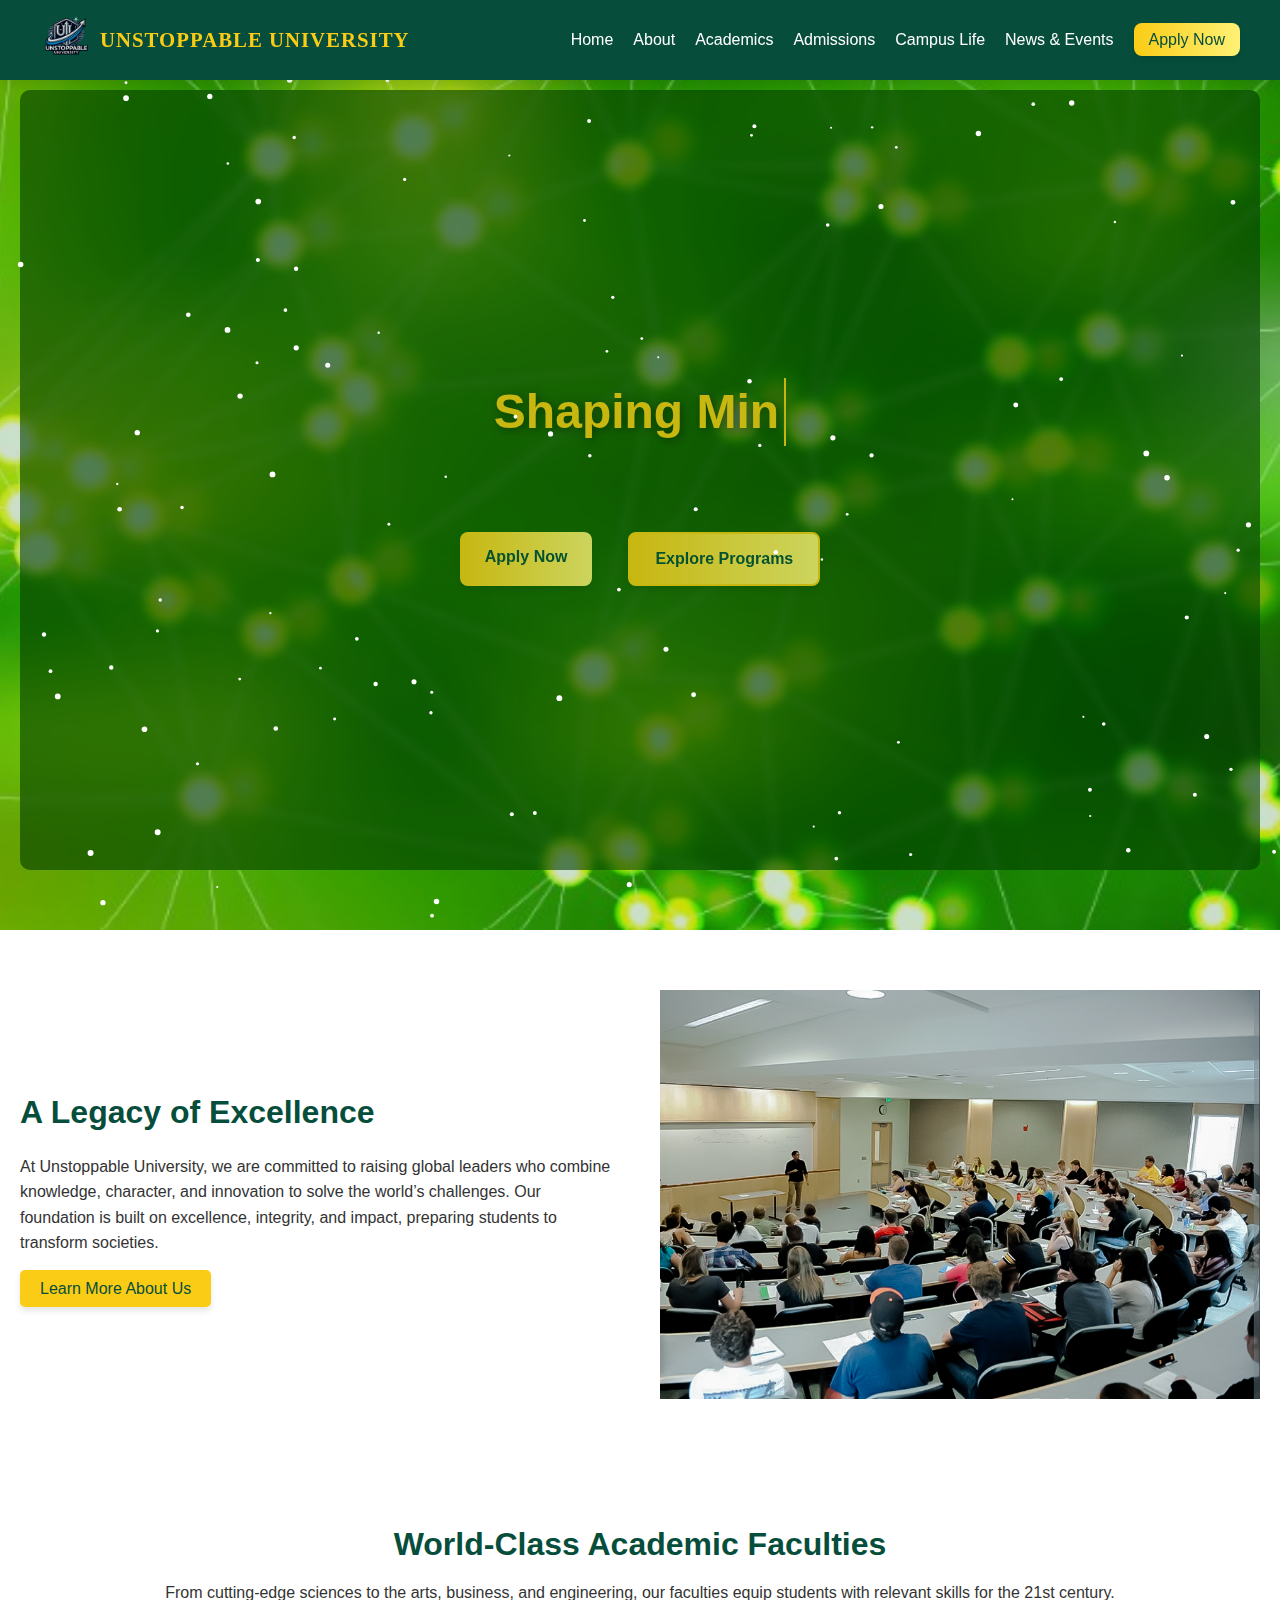
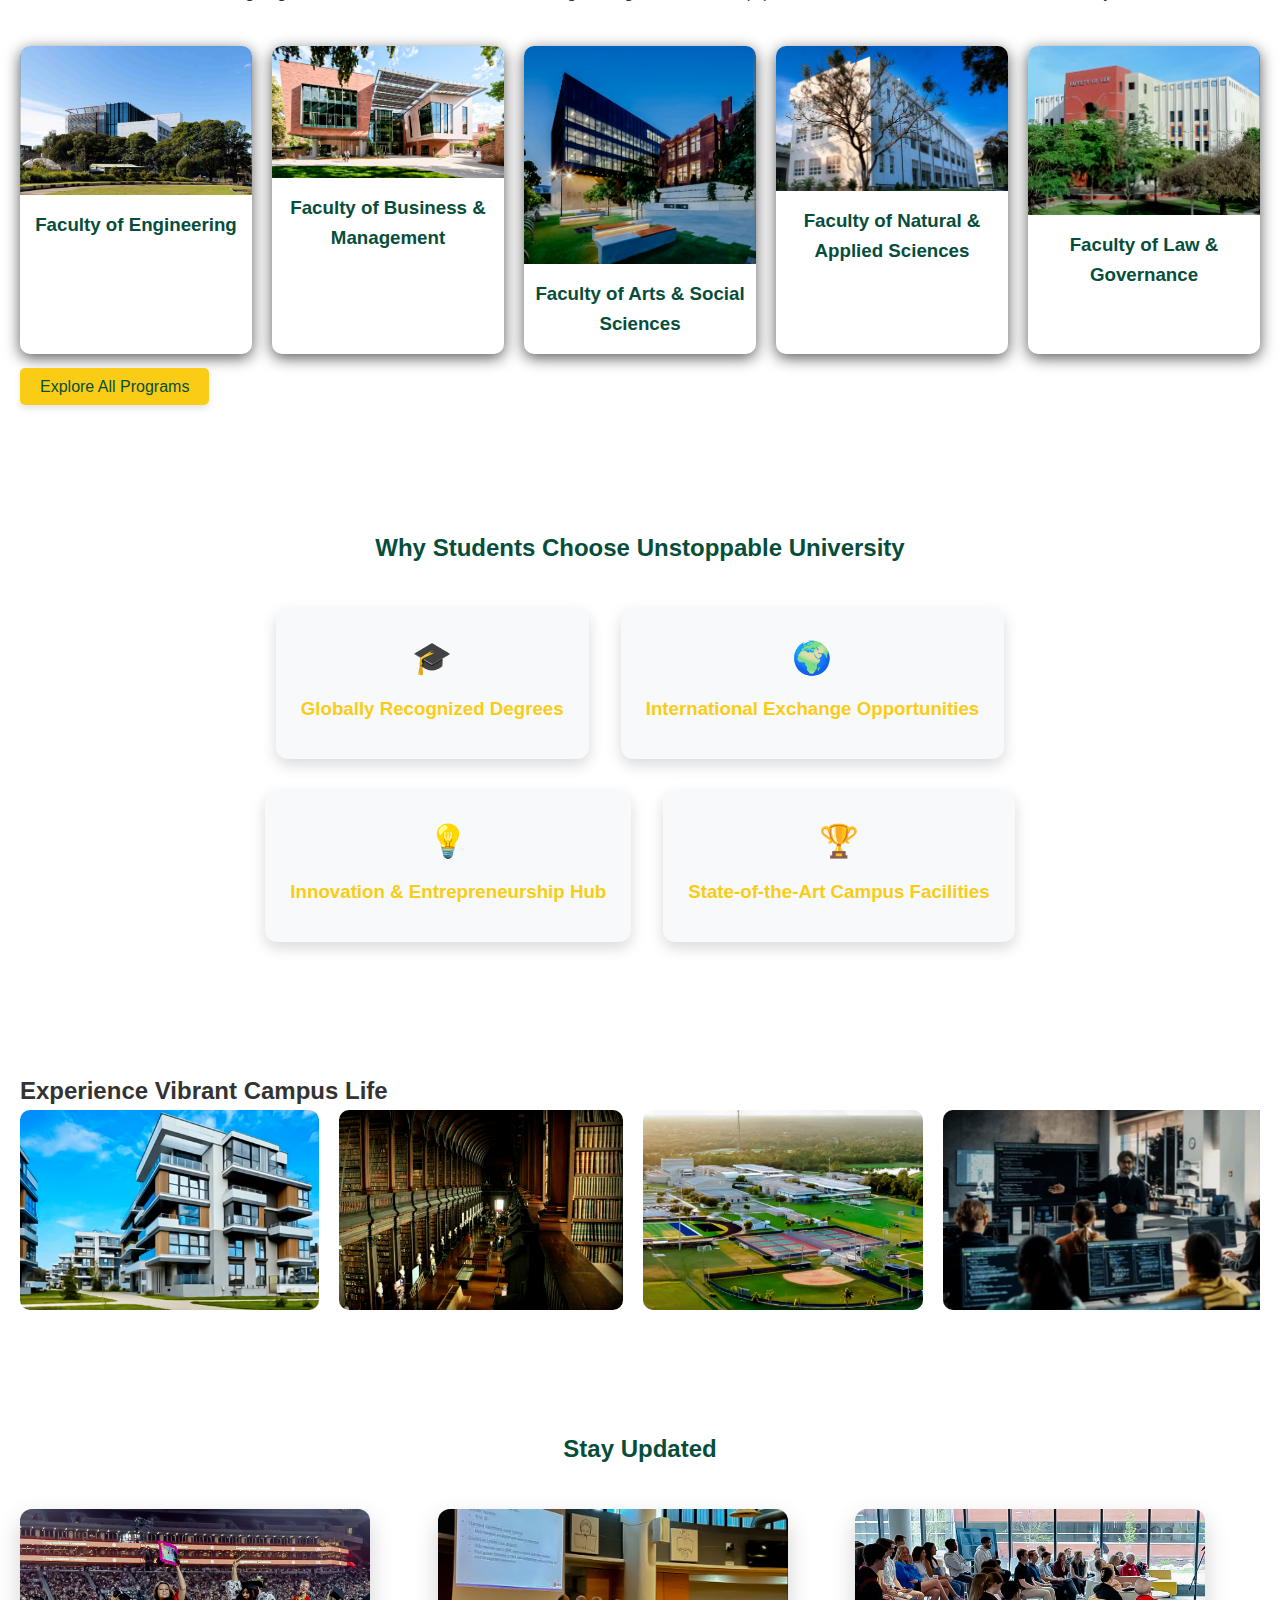
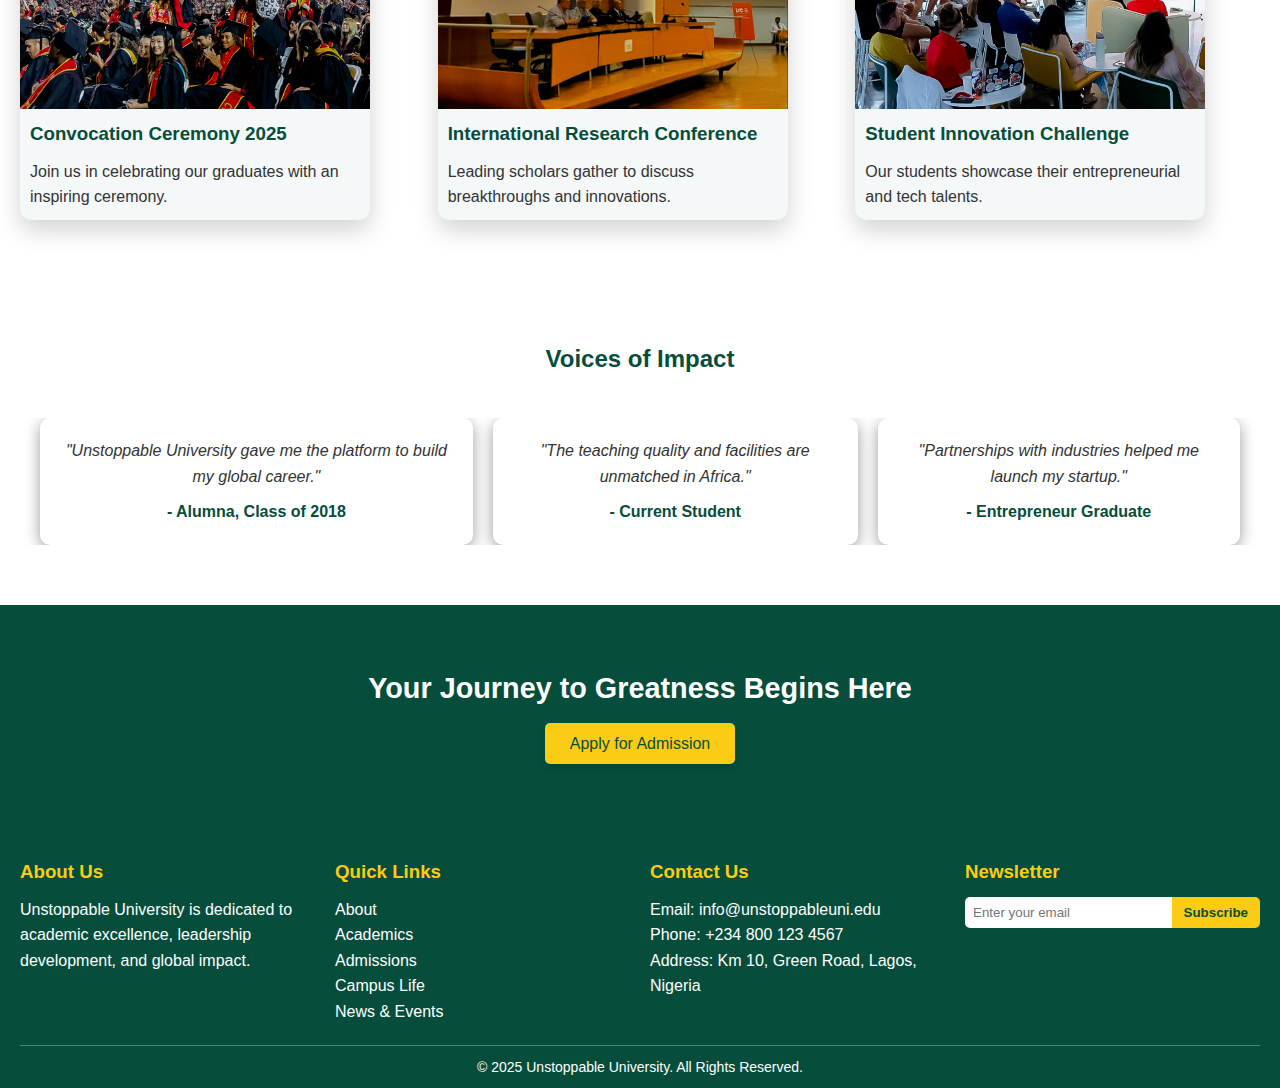
<file: Unstoppable_University/index.html>
<!DOCTYPE html>
<html lang="en">
<head>
  <meta charset="UTF-8">
  <meta name="viewport" content="width=device-width, initial-scale=1.0">
  <title>Unstoppable University</title>
  <link rel="stylesheet" href="style.css">
  <script defer src="main.js"></script>
</head>
<body>

  <!-- ================== NAVBAR ================== -->
  <header>
    <nav class="navbar">
      <!-- Logo -->
      <a href="index.html" class="logo">
        <img src="images/university-logo.png" alt="Unstoppable University Logo">
        <span class="university-name">UNSTOPPABLE UNIVERSITY</span>
      </a>

      <!-- Navigation Links -->
      <ul class="nav-links" id="navLinks">
        <li><a href="index.html">Home</a></li>
        <li><a href="about.html">About</a></li>
        <li><a href="academics.html">Academics</a></li>
        <li><a href="admissions.html">Admissions</a></li>
        <li><a href="campus-life.html">Campus Life</a></li>
        <li><a href="news-events.html">News & Events</a></li>
        <li><a href="contact.html" class="btn-apply">Apply Now</a></li>
      </ul>

      <!-- Hamburger Menu for Mobile -->
      <div class="hamburger" id="hamburger">
        <span></span>
        <span></span>
        <span></span>
      </div>
    </nav>
  </header>

<!-- ================== HERO SECTION ================== -->
<section class="hero">
  <!-- Canvas for particle background -->
  <canvas id="heroCanvas"></canvas>

  <!-- Overlay to make text readable -->
  <div class="hero-overlay">
    <div class="hero-content">
      <h1>
      <span id="typewriter"></span>
      </h1>
      <p>Join Unstoppable University and start your journey to greatness today.</p>
      <div class="hero-buttons">
        <a href="admissions.html" class="btn-primary">Apply Now</a>
        <a href="academics.html" class="btn-secondary">Explore Programs</a>
      </div>
    </div>
  </div>
</section>


  <!-- ================== ABOUT US ================== -->
  <section class="about" id="about">
    <!-- Image: students in lecture hall -->
    <div class="about-container">
      <div class="about-text">
        <h2>A Legacy of Excellence</h2>
        <p>At Unstoppable University, we are committed to raising global leaders who combine knowledge, character, and innovation to solve the world’s challenges. Our foundation is built on excellence, integrity, and impact, preparing students to transform societies.</p>
        <a href="about.html" class="btn-primary">Learn More About Us</a>
      </div>
      <div class="about-image">
        <img src="images/students-lecture.jpg" alt="Students in lecture hall">
      </div>
    </div>
  </section>

  <!-- ================== ACADEMIC PROGRAMS ================== -->
  <section class="academics" id="academics">
    <h2>World-Class Academic Faculties</h2>
    <p>From cutting-edge sciences to the arts, business, and engineering, our faculties equip students with relevant skills for the 21st century.</p>
    <div class="academics-cards">
      <!-- Images needed: faculty icons or representative images -->
      <div class="card">
        <img src="images/engineering.jpg" alt="Faculty of Engineering">
        <h3>Faculty of Engineering</h3>
      </div>
      <div class="card">
        <img src="images/business.jpg" alt="Faculty of Business & Management">
        <h3>Faculty of Business & Management</h3>
      </div>
      <div class="card">
        <img src="images/arts.jpg" alt="Faculty of Arts & Social Sciences">
        <h3>Faculty of Arts & Social Sciences</h3>
      </div>
      <div class="card">
        <img src="images/science.jpg" alt="Faculty of Natural & Applied Sciences">
        <h3>Faculty of Natural & Applied Sciences</h3>
      </div>
      <div class="card">
        <img src="images/law.jpg" alt="Faculty of Law & Governance">
        <h3>Faculty of Law & Governance</h3>
      </div>
    </div>
    <a href="academics.html#faculties" class="btn-primary">Explore All Programs</a>
  </section>

  <!-- ================== WHY CHOOSE US ================== -->
  <section class="why-choose" id="why-choose">
    <h2>Why Students Choose Unstoppable University</h2>
    <div class="choose-cards">
      <div class="choose-card">
        <span>🎓</span>
        <h3>Globally Recognized Degrees</h3>
      </div>
      <div class="choose-card">
        <span>🌍</span>
        <h3>International Exchange Opportunities</h3>
      </div>
      <div class="choose-card">
        <span>💡</span>
        <h3>Innovation & Entrepreneurship Hub</h3>
      </div>
      <div class="choose-card">
        <span>🏆</span>
        <h3>State-of-the-Art Campus Facilities</h3>
      </div>
    </div>
  </section>

  <!-- ================== CAMPUS LIFE ================== -->
  <section class="campus-life" id="campus-life">
    <h2>Experience Vibrant Campus Life</h2>
    <!-- Images needed: hostels, library, sports, tech hub -->
    <div class="campus-slider" id="campusSlider">
      <div class="slide"><img src="images/hostel.jpg" alt="Hostel Building"></div>
      <div class="slide"><img src="images/library.jpg" alt="Library"></div>
      <div class="slide"><img src="images/sports.jpg" alt="Sports Center"></div>
      <div class="slide"><img src="images/techhub.jpg" alt="Tech Hub"></div>
    </div>
  </section>

  <!-- ================== NEWS & EVENTS ================== -->
  <section class="news-events" id="news-events">
    <h2>Stay Updated</h2>
    <div class="news-cards">
      <div class="news-card">
        <img src="images/convocation.jpg" alt="Convocation Ceremony">
        <h3>Convocation Ceremony 2025</h3>
        <p>Join us in celebrating our graduates with an inspiring ceremony.</p>
      </div>
      <div class="news-card">
        <img src="images/research.jpg" alt="International Research Conference">
        <h3>International Research Conference</h3>
        <p>Leading scholars gather to discuss breakthroughs and innovations.</p>
      </div>
      <div class="news-card">
        <img src="images/innovation.jpg" alt="Student Innovation Challenge">
        <h3>Student Innovation Challenge</h3>
        <p>Our students showcase their entrepreneurial and tech talents.</p>
      </div>
    </div>
  </section>

  <!-- ================== TESTIMONIALS ================== -->
  <section class="testimonials" id="testimonials">
    <h2>Voices of Impact</h2>
    <div class="testimonial-slider" id="testimonialSlider">
      <div class="testimonial">
        <p>"Unstoppable University gave me the platform to build my global career."</p>
        <h4>- Alumna, Class of 2018</h4>
      </div>
      <div class="testimonial">
        <p>"The teaching quality and facilities are unmatched in Africa."</p>
        <h4>- Current Student</h4>
      </div>
      <div class="testimonial">
        <p>"Partnerships with industries helped me launch my startup."</p>
        <h4>- Entrepreneur Graduate</h4>
      </div>
    </div>
  </section>

  <!-- ================== CALL TO ACTION ================== -->
  <section class="cta">
    <h2>Your Journey to Greatness Begins Here</h2>
    <a href="admissions.html" class="btn-primary">Apply for Admission</a>
  </section>

  <!-- ================== FOOTER ================== -->
  <footer>
    <div class="footer-container">
      <!-- About -->
      <div class="footer-section">
        <h3>About Us</h3>
        <p>Unstoppable University is dedicated to academic excellence, leadership development, and global impact.</p>
      </div>

      <!-- Quick Links -->
      <div class="footer-section">
        <h3>Quick Links</h3>
        <ul>
          <li><a href="about.html">About</a></li>
          <li><a href="academics.html">Academics</a></li>
          <li><a href="admissions.html">Admissions</a></li>
          <li><a href="campus-life.html">Campus Life</a></li>
          <li><a href="news-events.html">News & Events</a></li>
        </ul>
      </div>

      <!-- Contact -->
      <div class="footer-section">
        <h3>Contact Us</h3>
        <p>Email: info@unstoppableuni.edu</p>
        <p>Phone: +234 800 123 4567</p>
        <p>Address: Km 10, Green Road, Lagos, Nigeria</p>
      </div>

      <!-- Newsletter -->
      <div class="footer-section">
        <h3>Newsletter</h3>
        <form>
          <input type="email" placeholder="Enter your email">
          <button type="submit">Subscribe</button>
        </form>
      </div>
    </div>

    <div class="footer-bottom">
      <p>&copy; 2025 Unstoppable University. All Rights Reserved.</p>
    </div>
  </footer>
</body>
</html>
</file>
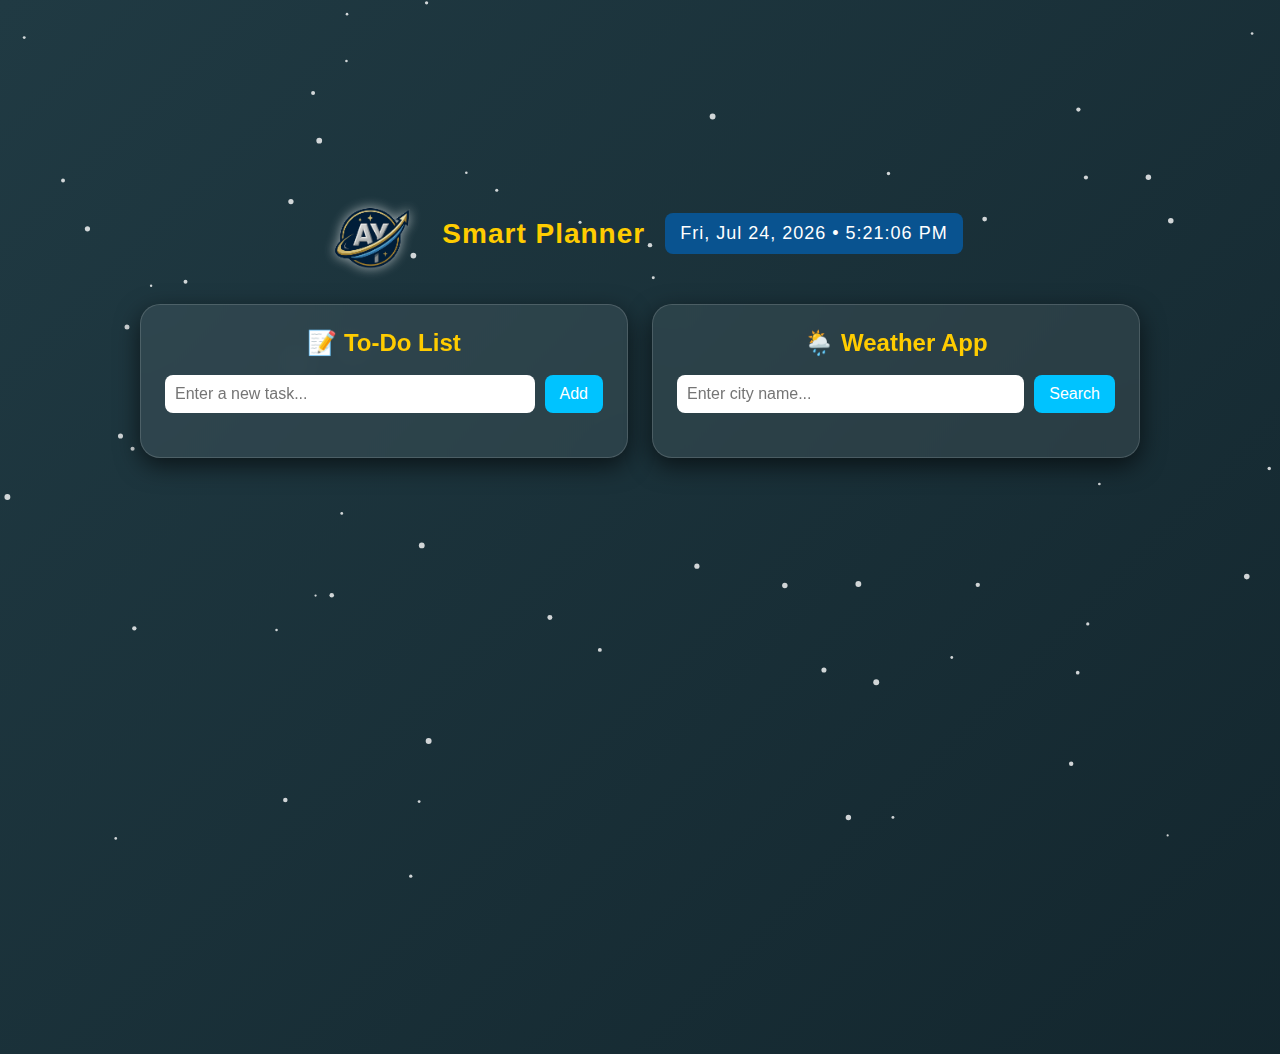
<file: dashboard/dashboard.html>
<!DOCTYPE html>
<html lang="en">
<head>
  <meta charset="UTF-8" />
  <meta name="viewport" content="width=device-width, initial-scale=1.0"/>
  <title>Unstoppable Dashboard</title>
  <link rel="stylesheet" href="dashboard.css">
</head>
<body>
  <canvas id="bg-particles"></canvas>
  <h2 class="section-title">
      <img src="Unstoppable logo.png" alt="Unstoppable Logo">
    Smart Planner
    <span id="planner-clock"></span>
  </h2>
  <!-- Main Dashboard -->
  <div class="dashboard-container">
    <!-- To-Do Section -->
    <div class="card todo-card">
      <h2>📝 To-Do List</h2>
      <div class="input-section">
        <input type="text" id="task-input" placeholder="Enter a new task..." />
        <button id="add-task">Add</button>
      </div>
      <ul id="task-list"></ul>
    </div>

    <!-- Weather Section -->
    <div class="card weather-card">
      <h2>🌦️ Weather App</h2>
      <div class="search-box">
        <input type="text" id="cityInput" placeholder="Enter city name..." />
        <button id="getWeather">Search</button>
      </div>
      <div id="weatherResult" class="weather-result"></div>
    </div>
  </div>
  <script src="dashboard.js"></script>

</body>
</html>
</file>
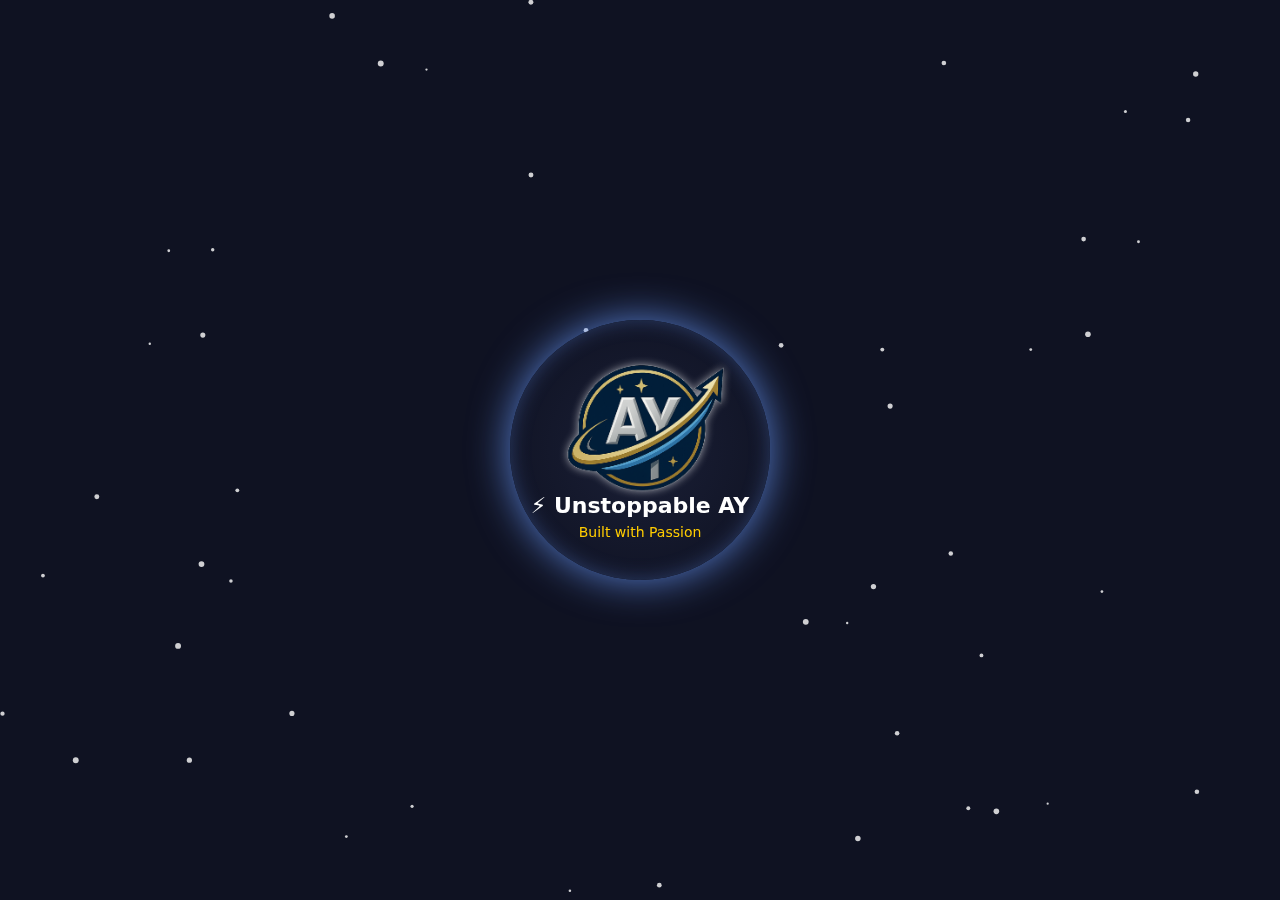
<file: Quiz/quiz_app.html>
<!DOCTYPE html>
<html lang="en">
<head>
  <meta charset="UTF-8" />
  <meta name="viewport" content="width=device-width, initial-scale=1.0"/>
  <title>General Knowledge Quiz</title>
  <link rel="stylesheet" href="quiz_app.css">
</head>
<body>
  <div id="splash-screen" class="splash">
    <div class="splash-circle">
      <img src="Unstoppable logo.png" alt="Unstoppable AY Logo" class="quiz-logo_2">
      <h1>⚡ Unstoppable AY</h1>
      <p>Built with Passion</p>
    </div>
    <canvas id="splash-particles"></canvas>
  </div>
  <main class="app-shell">
    <div class="quiz-card" id="quiz">
      <header class="quiz-header">
        <div class="quiz-title">
          <img src="Unstoppable logo.png" alt="Unstoppable AY Logo" class="quiz-logo">
          <h1>General Knowledge Quiz</h1>
        </div>
        <div class="top-row">
          <div class="progress">
            <div class="progress-fill" id="progress-fill"></div>
          </div>
          <div class="status">
            <span id="q-count">Question 1 of 20</span>
            <span id="timer" class="timer">20s</span>
          </div>
        </div>
        <button id="sound-toggle" class="sound-toggle" aria-pressed="false" title="Toggle sound">
          🔊 Sound On
        </button>
      </header>

      <section id="question-box" class="question-box">
        <h2 id="question" class="question">Loading…</h2>
        <div class="options" id="options">
          <button class="option-btn" data-index="0"></button>
          <button class="option-btn" data-index="1"></button>
          <button class="option-btn" data-index="2"></button>
          <button class="option-btn" data-index="3"></button>
        </div>
        <div class="controls">
          <button id="next-btn" class="next-btn" disabled>Next</button>
        </div>
      </section>

      <section id="score-box" class="score-box" hidden>
        <h2>All Done 🎉</h2>
        <p id="score"></p>
        <div class="controls">
          <button id="restart-btn" class="next-btn">Restart</button>
        </div>
      </section>
    </div>
  </main>

  <audio id="sfx-correct" src="correct.mp3" preload="auto"></audio>
  <audio id="sfx-wrong" src="wrong.mp3" preload="auto"></audio>
  <audio id="sfx-timeout" src="timeout.mp3" preload="auto"></audio>
  <audio id="sfx-tick" src="tick.mp3" preload="auto"></audio>

  <script src="quiz_app.js"></script>
</body>
</html>
</file>
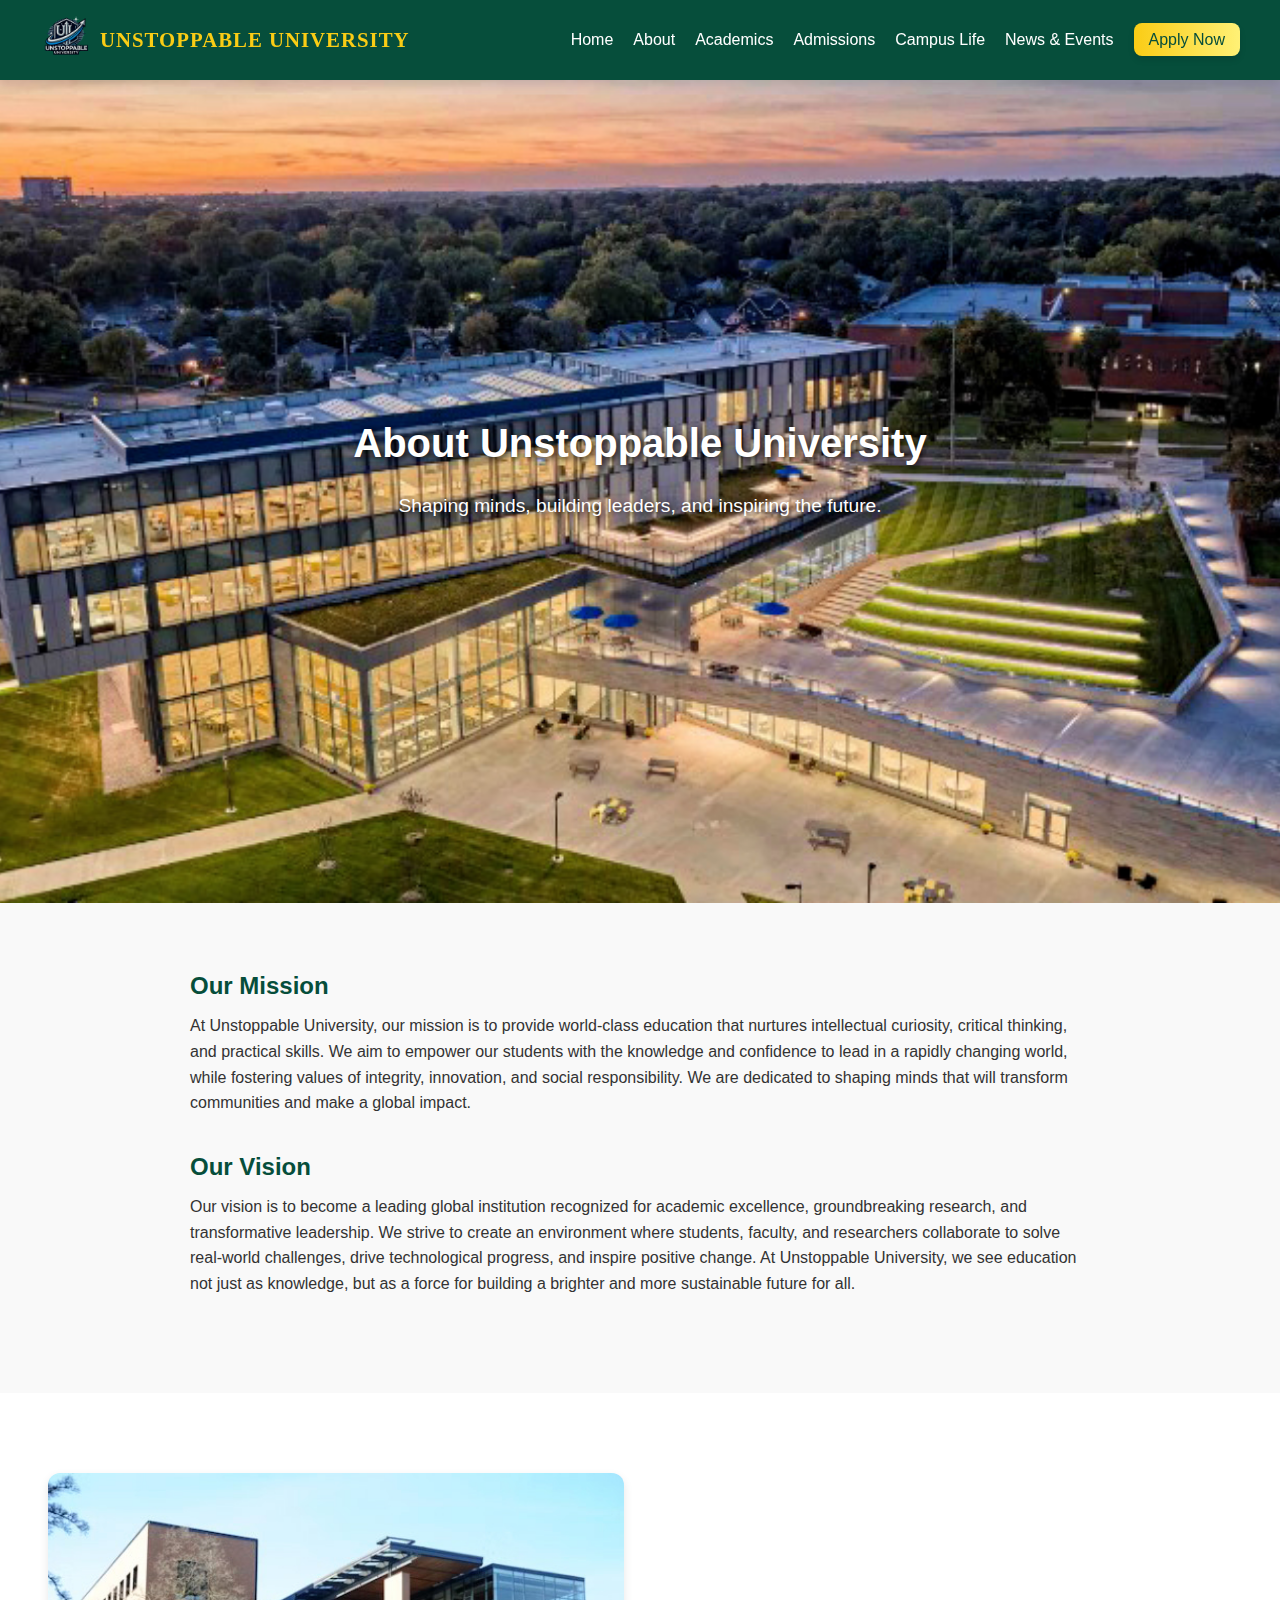
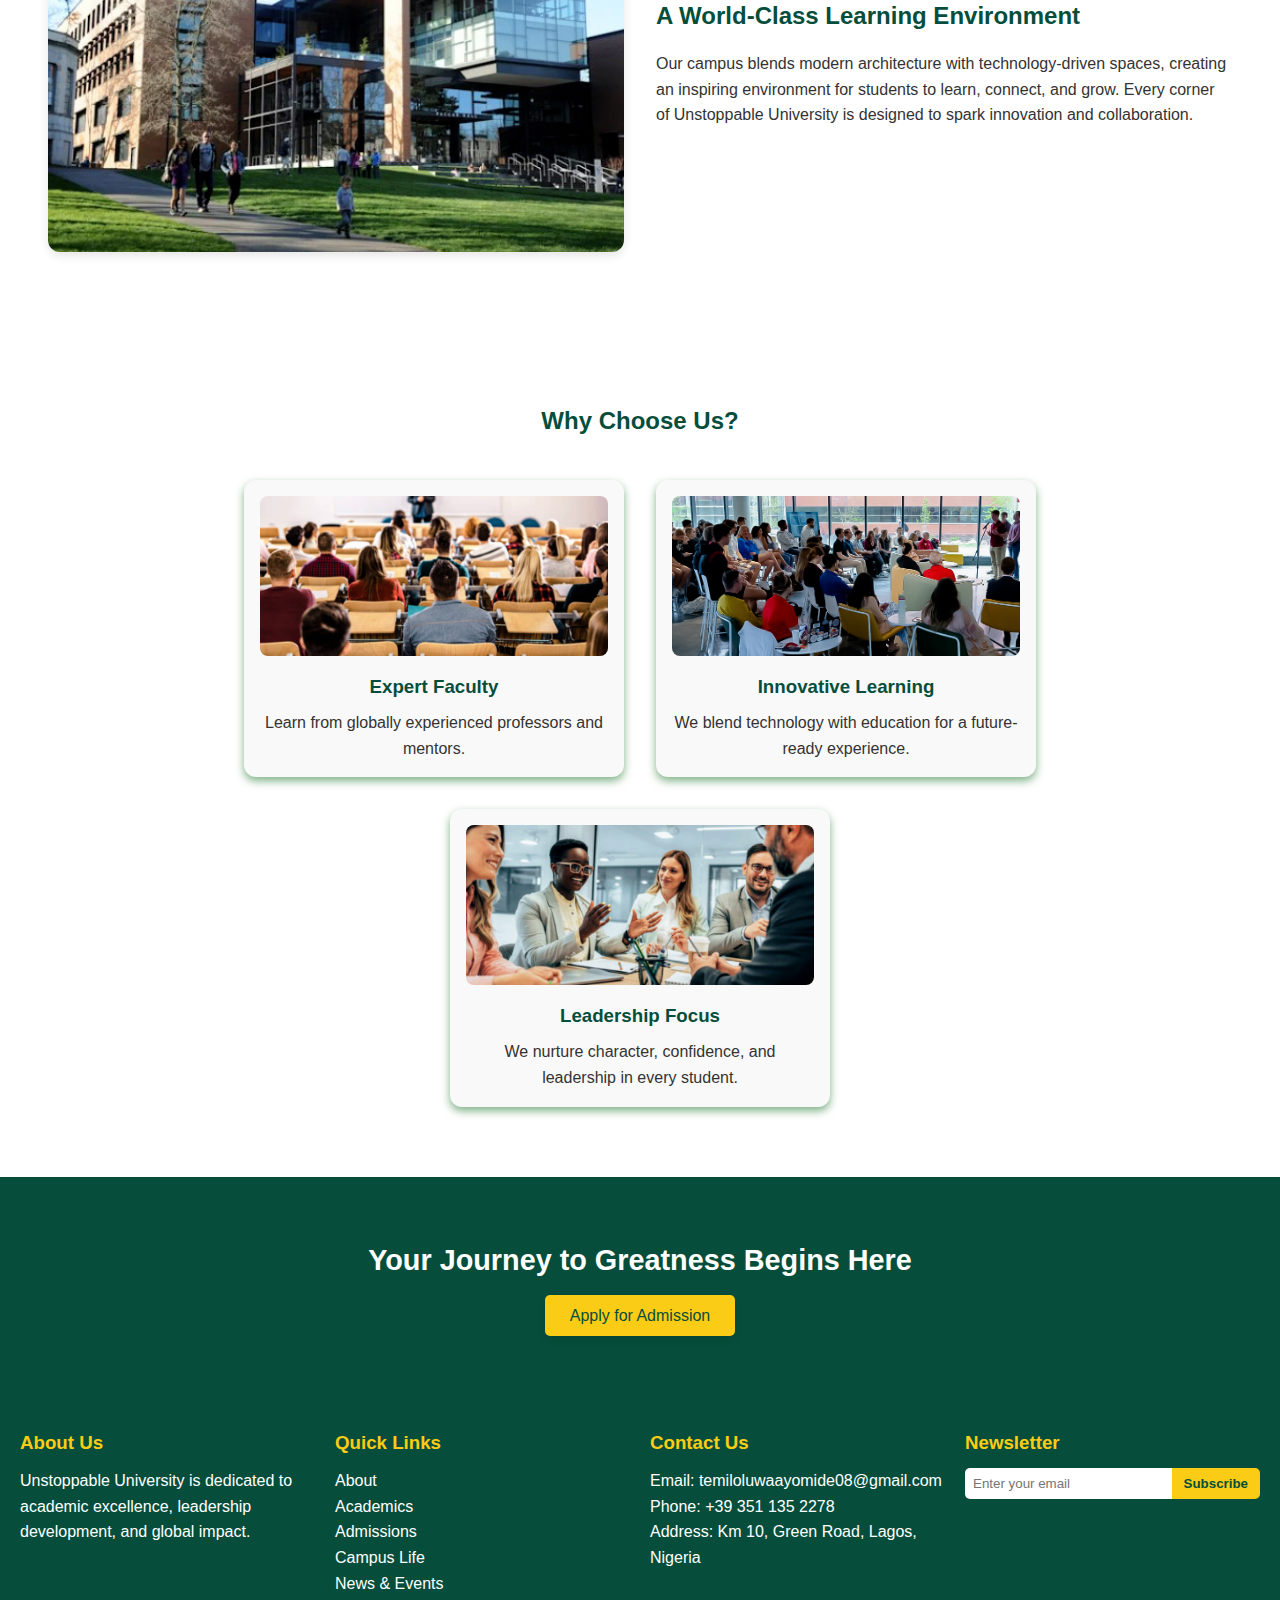
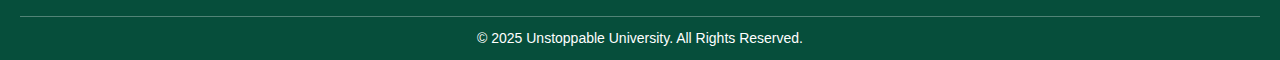
<file: Unstoppable_University/about.html>
<!DOCTYPE html>
<html lang="en">
<head>
  <meta charset="UTF-8">
  <meta name="viewport" content="width=device-width, initial-scale=1.0">
  <title>Unstoppable University</title>
  <link rel="stylesheet" href="style.css">
  <script defer src="main.js"></script>
</head>
<body>

  <!-- ================== NAVBAR ================== -->
  <header>
    <nav class="navbar">
      <!-- Logo -->
      <a href="index.html" class="logo">
        <img src="images/university-logo.png" alt="Unstoppable University Logo">
        <span class="university-name">UNSTOPPABLE UNIVERSITY</span>
      </a>

      <!-- Navigation Links -->
      <ul class="nav-links" id="navLinks">
        <li><a href="index.html">Home</a></li>
        <li><a href="about.html">About</a></li>
        <li><a href="academics.html">Academics</a></li>
        <li><a href="admissions.html">Admissions</a></li>
        <li><a href="campus-life.html">Campus Life</a></li>
        <li><a href="news-events.html">News & Events</a></li>
        <li><a href="contact.html" class="btn-apply">Apply Now</a></li>
      </ul>

      <!-- Hamburger Menu for Mobile -->
      <div class="hamburger" id="hamburger">
        <span></span>
        <span></span>
        <span></span>
      </div>
    </nav>
  </header>

  <!-- ================== HERO SECTION ================== -->
  <section class="about-hero">
    <div class="hero-text">
      <h1>About Unstoppable University</h1>
      <p>Shaping minds, building leaders, and inspiring the future.</p>
    </div>
  </section>

  <!-- ================== MISSION & VISION ================== -->
  <section class="about-content">
    <div class="container">
      <h2>Our Mission</h2>
      <p>
      At Unstoppable University, our mission is to provide world-class education
      that nurtures intellectual curiosity, critical thinking, and practical skills.
      We aim to empower our students with the knowledge and confidence to lead
      in a rapidly changing world, while fostering values of integrity,
      innovation, and social responsibility. We are dedicated to shaping minds
      that will transform communities and make a global impact.
      </p>

      <h2>Our Vision</h2>
      <p>
      Our vision is to become a leading global institution recognized for academic
      excellence, groundbreaking research, and transformative leadership.
      We strive to create an environment where students, faculty, and researchers
      collaborate to solve real-world challenges, drive technological progress,
      and inspire positive change. At Unstoppable University, we see education
      not just as knowledge, but as a force for building a brighter and more
      sustainable future for all.
      </p>
    </div>
  </section>

  <!-- ================== IMAGE + TEXT SPLIT ================== -->
  <section class="about-split">
    <div class="split-image">
      <img src="images/campus-modern.jpg" alt="Modern Campus Building">
    </div>
    <div class="split-text">
      <h2>A World-Class Learning Environment</h2>
      <p>
        Our campus blends modern architecture with technology-driven spaces, 
        creating an inspiring environment for students to learn, connect, and grow. 
        Every corner of Unstoppable University is designed to spark innovation 
        and collaboration.
      </p>
    </div>
  </section>

  <!-- ================== WHY CHOOSE US ================== -->
  <section class="why-choose">
    <h2>Why Choose Us?</h2>
    <div class="choose-cards">
      <div class="card">
        <img src="images/faculty.jpg" alt="Faculty">
        <h3>Expert Faculty</h3>
        <p>Learn from globally experienced professors and mentors.</p>
      </div>
      <div class="card">
        <img src="images/innovation.jpg" alt="Innovation">
        <h3>Innovative Learning</h3>
        <p>We blend technology with education for a future-ready experience.</p>
      </div>
      <div class="card">
        <img src="images/leadership.jpg" alt="Leadership">
        <h3>Leadership Focus</h3>
        <p>We nurture character, confidence, and leadership in every student.</p>
      </div>
    </div>
  </section>

    <!-- ================== CALL TO ACTION ================== -->
  <section class="cta">
    <h2>Your Journey to Greatness Begins Here</h2>
    <a href="admissions.html" class="btn-primary">Apply for Admission</a>
  </section>

  <!-- ================== FOOTER ================== -->
  <footer>
    <div class="footer-container">
      <!-- About -->
      <div class="footer-section">
        <h3>About Us</h3>
        <p>Unstoppable University is dedicated to academic excellence, leadership development, and global impact.</p>
      </div>

      <!-- Quick Links -->
      <div class="footer-section">
        <h3>Quick Links</h3>
        <ul>
          <li><a href="about.html">About</a></li>
          <li><a href="academics.html">Academics</a></li>
          <li><a href="admissions.html">Admissions</a></li>
          <li><a href="campus-life.html">Campus Life</a></li>
          <li><a href="news-events.html">News & Events</a></li>
        </ul>
      </div>

      <!-- Contact -->
      <div class="footer-section">
        <h3>Contact Us</h3>
        <p>Email: temiloluwaayomide08@gmail.com</p>
        <p>Phone: +39 351 135 2278</p>
        <p>Address: Km 10, Green Road, Lagos, Nigeria</p>
      </div>

      <!-- Newsletter -->
      <div class="footer-section">
        <h3>Newsletter</h3>
        <form>
          <input type="email" placeholder="Enter your email">
          <button type="submit">Subscribe</button>
        </form>
      </div>
    </div>

    <div class="footer-bottom">
      <p>&copy; 2025 Unstoppable University. All Rights Reserved.</p>
    </div>
  </footer>
</body>
</html>
</file>
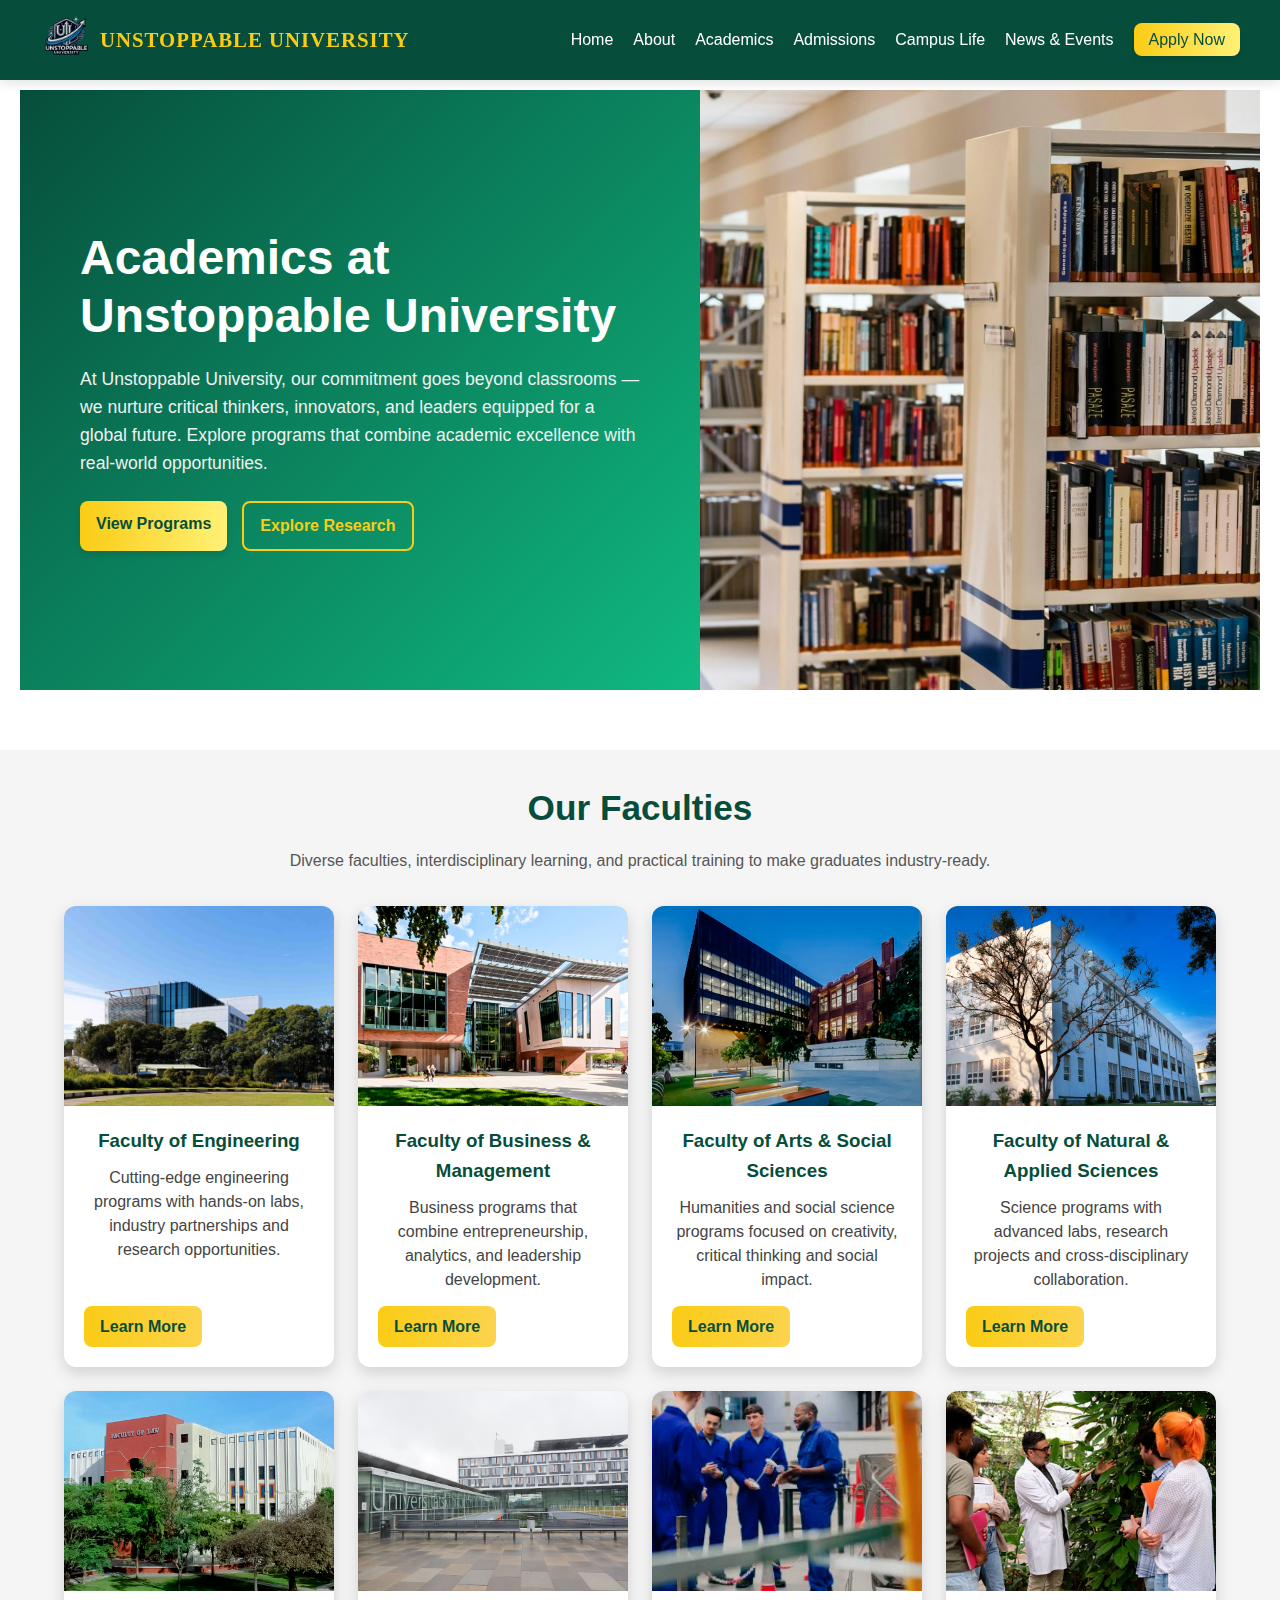
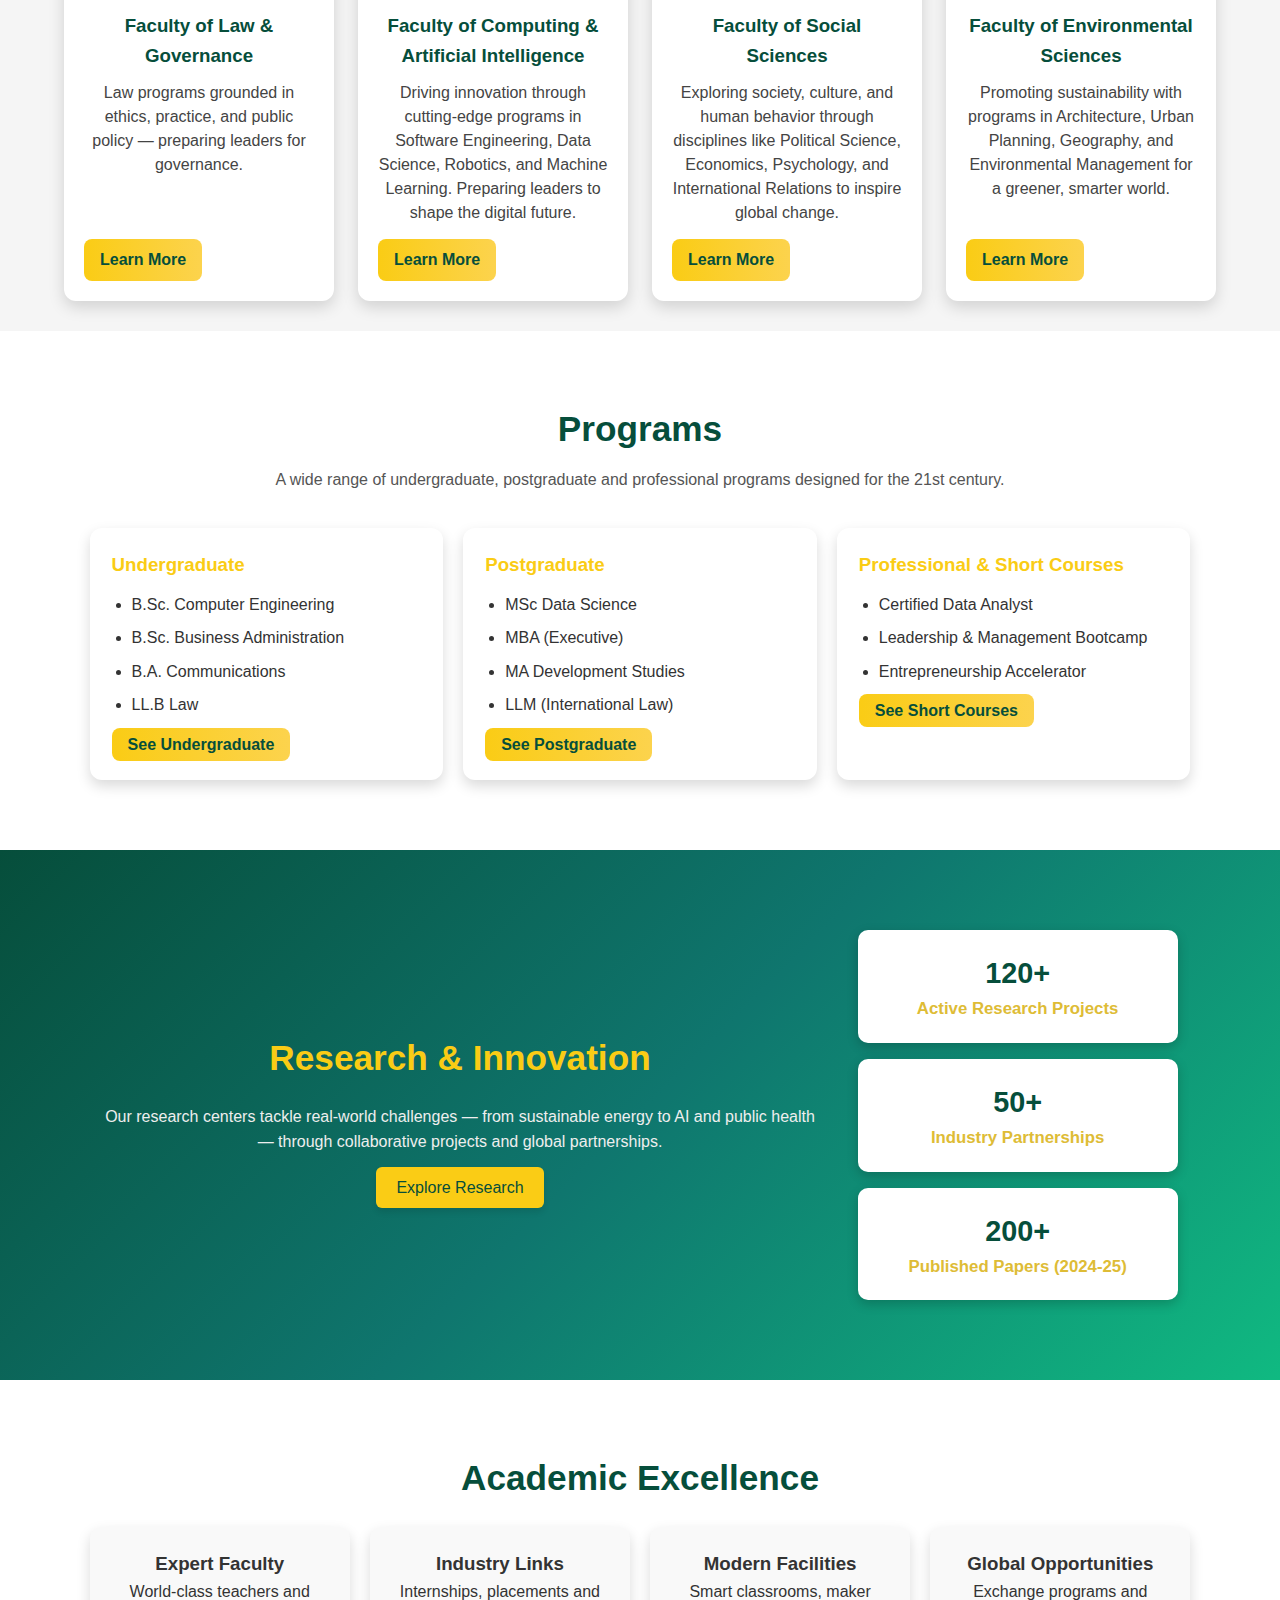
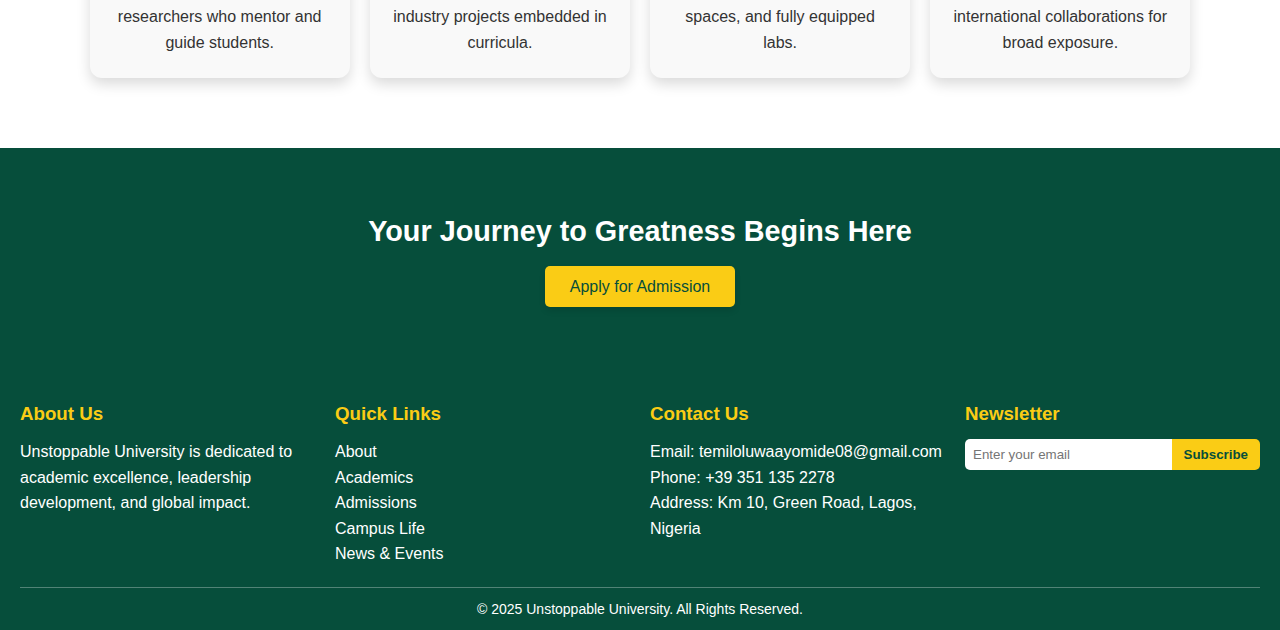
<file: Unstoppable_University/academics.html>
<!DOCTYPE html>
<html lang="en">
<head>
  <meta charset="UTF-8">
  <meta name="viewport" content="width=device-width, initial-scale=1.0">
  <title>Unstoppable University</title>
  <link rel="stylesheet" href="style.css">
  <script defer src="main.js"></script>
</head>
<body>

  <!-- ================== NAVBAR ================== -->
  <header>
    <nav class="navbar">
      <!-- Logo -->
      <a href="index.html" class="logo">
        <img src="images/university-logo.png" alt="Unstoppable University Logo">
        <span class="university-name">UNSTOPPABLE UNIVERSITY</span>
      </a>

      <!-- Navigation Links -->
      <ul class="nav-links" id="navLinks">
        <li><a href="index.html">Home</a></li>
        <li><a href="about.html">About</a></li>
        <li><a href="academics.html">Academics</a></li>
        <li><a href="admissions.html">Admissions</a></li>
        <li><a href="campus-life.html">Campus Life</a></li>
        <li><a href="news-events.html">News & Events</a></li>
        <li><a href="contact.html" class="btn-apply">Apply Now</a></li>
      </ul>

      <!-- Hamburger Menu for Mobile -->
      <div class="hamburger" id="hamburger">
        <span></span>
        <span></span>
        <span></span>
      </div>
    </nav>
  </header>

<!-- HERO (Split Layout) -->
<section class="academics-hero-split">
  <!-- Text Side -->
  <div class="hero-text">
    <h1>Academics at Unstoppable University</h1>
    <p>At Unstoppable University, our commitment goes beyond classrooms — we nurture critical thinkers, innovators, and leaders equipped for a global future. Explore programs that combine academic excellence with real-world opportunities.</p>
    <div class="hero-cta">
      <a href="" class="btn-primary">View Programs</a>
      <a href="" class="btn-secondary">Explore Research</a>
    </div>
  </div>

  <!-- Image Side -->
  <div class="hero-image">
    <img src="images/academic.jpg" alt="Students engaged in academics">
  </div>
</section>


  <!-- FACULTIES / SCHOOLS -->
  <section class="faculties" id="faculties">
    <div class="container">
      <h2>Our Faculties</h2>
      <p class="lead">Diverse faculties, interdisciplinary learning, and practical training to make graduates industry-ready.</p>

      <div class="faculties-grid">
        <article class="faculty-card">
          <img src="images/engineering.jpg" alt="Engineering">
          <div class="card-body">
            <h3>Faculty of Engineering</h3>
            <p>Cutting-edge engineering programs with hands-on labs, industry partnerships and research opportunities.</p>
            <a href="" class="learn-btn">Learn More</a>
          </div>
        </article>

        <article class="faculty-card">
          <img src="images/business.jpg" alt="Business">
          <div class="card-body">
            <h3>Faculty of Business & Management</h3>
            <p>Business programs that combine entrepreneurship, analytics, and leadership development.</p>
            <a href="" class="learn-btn">Learn More</a>
          </div>
        </article>

        <article class="faculty-card">
          <img src="images/arts.jpg" alt="Arts">
          <div class="card-body">
            <h3>Faculty of Arts & Social Sciences</h3>
            <p>Humanities and social science programs focused on creativity, critical thinking and social impact.</p>
            <a href="" class="learn-btn">Learn More</a>
          </div>
        </article>

        <article class="faculty-card">
          <img src="images/science.jpg" alt="Science">
          <div class="card-body">
            <h3>Faculty of Natural & Applied Sciences</h3>
            <p>Science programs with advanced labs, research projects and cross-disciplinary collaboration.</p>
            <a href="" class="learn-btn">Learn More</a>
          </div>
        </article>

        <article class="faculty-card">
          <img src="images/law.jpg" alt="Law">
          <div class="card-body">
            <h3>Faculty of Law & Governance</h3>
            <p>Law programs grounded in ethics, practice, and public policy — preparing leaders for governance.</p>
            <a href="" class="learn-btn">Learn More</a>
          </div>
        </article>

         <article class="faculty-card">
          <img src="images/computing.jpg" alt="Computing and AI">
          <div class="card-body">
            <h3>Faculty of Computing & Artificial Intelligence</h3>
            <p>Driving innovation through cutting-edge programs in Software Engineering, Data Science, Robotics, and Machine Learning. Preparing leaders to shape the digital future.</p>
            <a href="" class="learn-btn">Learn More</a>
          </div>
        </article>

         <article class="faculty-card">
          <img src="images/social.jpg" alt="Social Sciences">
          <div class="card-body">
            <h3>Faculty of Social Sciences</h3>
            <p>Exploring society, culture, and human behavior through disciplines like Political Science, Economics, Psychology, and International Relations to inspire global change.</p>
            <a href="" class="learn-btn">Learn More</a>
          </div>
        </article>

        <article class="faculty-card">
          <img src="images/environmental.jpg" alt="Science">
          <div class="card-body">
            <h3>Faculty of Environmental Sciences</h3>
            <p>Promoting sustainability with programs in Architecture, Urban Planning, Geography, and Environmental Management for a greener, smarter world.</p>
            <a href="" class="learn-btn">Learn More</a>
          </div>
        </article>
      </div>
    </div>
  </section>

  <!-- PROGRAMS HIGHLIGHT -->
  <section class="programs">
    <div class="container">
      <h2>Programs</h2>
      <p class="lead">A wide range of undergraduate, postgraduate and professional programs designed for the 21st century.</p>

      <div class="programs-grid">
        <div class="program-block">
          <h3>Undergraduate</h3>
          <ul>
            <li>B.Sc. Computer Engineering</li>
            <li>B.Sc. Business Administration</li>
            <li>B.A. Communications</li>
            <li>LL.B Law</li>
          </ul>
          <a href="" class="learn-btn">See Undergraduate</a>
        </div>

        <div class="program-block">
          <h3>Postgraduate</h3>
          <ul>
            <li>MSc Data Science</li>
            <li>MBA (Executive)</li>
            <li>MA Development Studies</li>
            <li>LLM (International Law)</li>
          </ul>
          <a href="" class="learn-btn">See Postgraduate</a>
        </div>

        <div class="program-block">
          <h3>Professional & Short Courses</h3>
          <ul>
            <li>Certified Data Analyst</li>
            <li>Leadership & Management Bootcamp</li>
            <li>Entrepreneurship Accelerator</li>
          </ul>
          <a href="" class="learn-btn">See Short Courses</a>
        </div>
      </div>
    </div>
  </section>

  <!-- RESEARCH & INNOVATION -->
  <section class="research">
      <div class="container">
        <div class="research-grid">
          <div class="research-text">
            <h2>Research & Innovation</h2>
            <p>Our research centers tackle real-world challenges — from sustainable energy to AI and public health — through collaborative projects and global partnerships.</p>
            <a href="" class="btn-primary">Explore Research</a>
          </div>
          <div class="research-stats">
            <div class="stat">
              <h3>120+</h3>
              <p>Active Research Projects</p>
            </div>
            <div class="stat">
              <h3>50+</h3>
              <p>Industry Partnerships</p>
            </div>
            <div class="stat">
              <h3>200+</h3>
              <p>Published Papers (2024-25)</p>
            </div>
          </div>
        </div>
      </div>
  </section>

  <!-- ACADEMIC HIGHLIGHTS -->
  <section class="academic-highlights">
    <div class="container">
      <h2>Academic Excellence</h2>
      <div class="highlights-grid">
        <div class="highlight">
          <h3>Expert Faculty</h3>
          <p>World-class teachers and researchers who mentor and guide students.</p>
        </div>
        <div class="highlight">
          <h3>Industry Links</h3>
          <p>Internships, placements and industry projects embedded in curricula.</p>
        </div>
        <div class="highlight">
          <h3>Modern Facilities</h3>
          <p>Smart classrooms, maker spaces, and fully equipped labs.</p>
        </div>
        <div class="highlight">
          <h3>Global Opportunities</h3>
          <p>Exchange programs and international collaborations for broad exposure.</p>
        </div>
      </div>
    </div>
  </section>

    <!-- ================== CALL TO ACTION ================== -->
  <section class="cta">
    <h2>Your Journey to Greatness Begins Here</h2>
    <a href="admissions.html" class="btn-primary">Apply for Admission</a>
  </section>

  <!-- ================== FOOTER ================== -->
  <footer>
    <div class="footer-container">
      <!-- About -->
      <div class="footer-section">
        <h3>About Us</h3>
        <p>Unstoppable University is dedicated to academic excellence, leadership development, and global impact.</p>
      </div>

      <!-- Quick Links -->
      <div class="footer-section">
        <h3>Quick Links</h3>
        <ul>
          <li><a href="about.html">About</a></li>
          <li><a href="academics.html">Academics</a></li>
          <li><a href="admissions.html">Admissions</a></li>
          <li><a href="campus-life.html">Campus Life</a></li>
          <li><a href="news-events.html">News & Events</a></li>
        </ul>
      </div>

      <!-- Contact -->
      <div class="footer-section">
        <h3>Contact Us</h3>
        <p>Email: temiloluwaayomide08@gmail.com</p>
        <p>Phone: +39 351 135 2278</p>
        <p>Address: Km 10, Green Road, Lagos, Nigeria</p>
      </div>

      <!-- Newsletter -->
      <div class="footer-section">
        <h3>Newsletter</h3>
        <form>
          <input type="email" placeholder="Enter your email">
          <button type="submit">Subscribe</button>
        </form>
      </div>
    </div>

    <div class="footer-bottom">
      <p>&copy; 2025 Unstoppable University. All Rights Reserved.</p>
    </div>
  </footer>
</body>
</html>
</file>
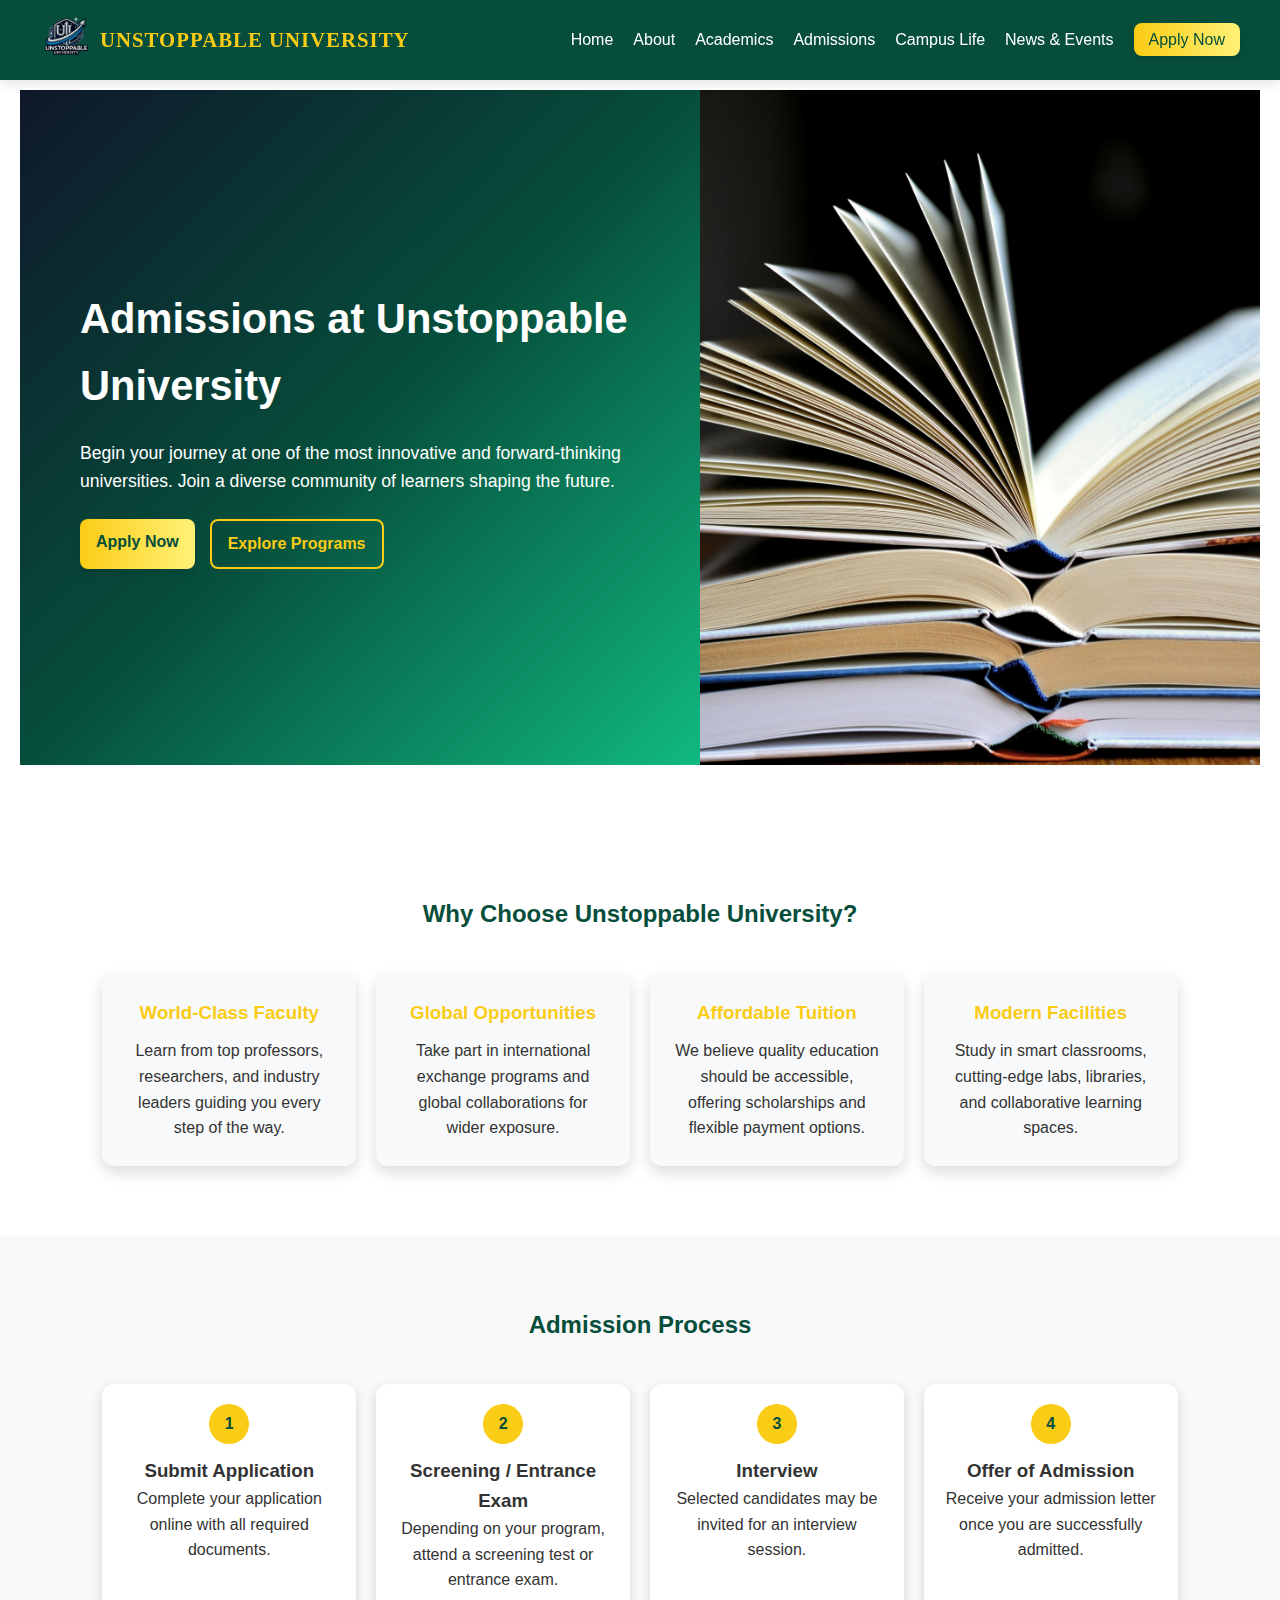
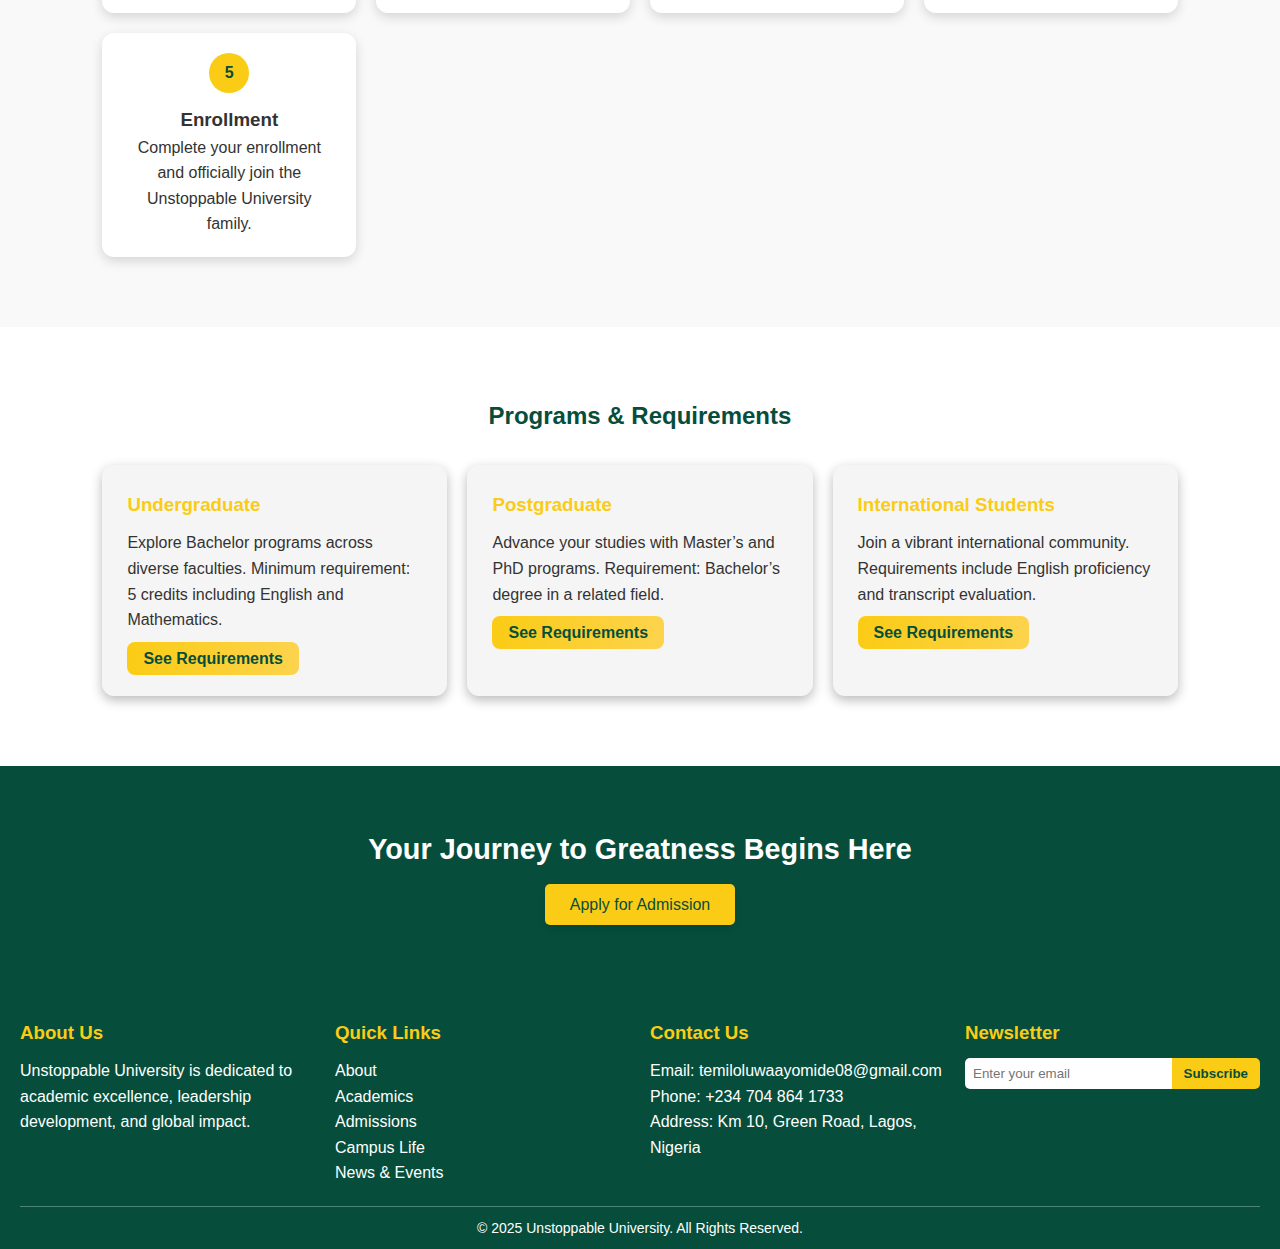
<file: Unstoppable_University/admissions.html>
<!DOCTYPE html>
<html lang="en">
<head>
  <meta charset="UTF-8">
  <meta name="viewport" content="width=device-width, initial-scale=1.0">
  <title>Unstoppable University</title>
  <link rel="stylesheet" href="style.css">
  <script defer src="main.js"></script>
</head>
<body>

  <!-- ================== NAVBAR ================== -->
  <header>
    <nav class="navbar">
      <!-- Logo -->
      <a href="index.html" class="logo">
        <img src="images/university-logo.png" alt="Unstoppable University Logo">
        <span class="university-name">UNSTOPPABLE UNIVERSITY</span>
      </a>

      <!-- Navigation Links -->
      <ul class="nav-links" id="navLinks">
        <li><a href="index.html">Home</a></li>
        <li><a href="about.html">About</a></li>
        <li><a href="academics.html">Academics</a></li>
        <li><a href="admissions.html">Admissions</a></li>
        <li><a href="campus-life.html">Campus Life</a></li>
        <li><a href="news-events.html">News & Events</a></li>
        <li><a href="contact.html" class="btn-apply">Apply Now</a></li>
      </ul>

      <!-- Hamburger Menu for Mobile -->
      <div class="hamburger" id="hamburger">
        <span></span>
        <span></span>
        <span></span>
      </div>
    </nav>
  </header>

  <!-- HERO SECTION -->
<section class="admissions-hero-split">
  <!-- Text Side -->
  <div class="hero-text">
    <h1>Admissions at Unstoppable University</h1>
    <p>Begin your journey at one of the most innovative and forward-thinking universities. 
       Join a diverse community of learners shaping the future.</p>
    <div class="hero-cta">
      <a href="contact.html" class="btn-primary">Apply Now</a>
      <a href="" class="btn-secondary">Explore Programs</a>
    </div>
  </div>

  <!-- Image Side -->
  <div class="hero-image">
    <img src="images/admission.jpg" alt="Admissions at Unstoppable University">
  </div>
</section>

<!-- WHY CHOOSE US -->
<section class="why-choose">
  <div class="container">
    <h2>Why Choose Unstoppable University?</h2>
    <div class="choose-grid">
      <div class="choose-card">
        <h3>World-Class Faculty</h3>
        <p>Learn from top professors, researchers, and industry leaders guiding you every step of the way.</p>
      </div>
      <div class="choose-card">
        <h3>Global Opportunities</h3>
        <p>Take part in international exchange programs and global collaborations for wider exposure.</p>
      </div>
      <div class="choose-card">
        <h3>Affordable Tuition</h3>
        <p>We believe quality education should be accessible, offering scholarships and flexible payment options.</p>
      </div>
      <div class="choose-card">
        <h3>Modern Facilities</h3>
        <p>Study in smart classrooms, cutting-edge labs, libraries, and collaborative learning spaces.</p>
      </div>
    </div>
  </div>
</section>

<!-- ADMISSION PROCESS -->
<section class="process">
  <div class="container">
    <h2>Admission Process</h2>
    <div class="process-steps">
      <div class="step">
        <span>1</span>
        <h3>Submit Application</h3>
        <p>Complete your application online with all required documents.</p>
      </div>
      <div class="step">
        <span>2</span>
        <h3>Screening / Entrance Exam</h3>
        <p>Depending on your program, attend a screening test or entrance exam.</p>
      </div>
      <div class="step">
        <span>3</span>
        <h3>Interview</h3>
        <p>Selected candidates may be invited for an interview session.</p>
      </div>
      <div class="step">
        <span>4</span>
        <h3>Offer of Admission</h3>
        <p>Receive your admission letter once you are successfully admitted.</p>
      </div>
      <div class="step">
        <span>5</span>
        <h3>Enrollment</h3>
        <p>Complete your enrollment and officially join the Unstoppable University family.</p>
      </div>
    </div>
  </div>
</section>

<!-- PROGRAMS & REQUIREMENTS -->
<section class="requirements">
  <div class="container">
    <h2>Programs & Requirements</h2>
    <div class="req-grid">
      <div class="req-card">
        <h3>Undergraduate</h3>
        <p>Explore Bachelor programs across diverse faculties. Minimum requirement: 5 credits including English and Mathematics.</p>
        <a href="" class="learn-btn">See Requirements</a>
      </div>
      <div class="req-card">
        <h3>Postgraduate</h3>
        <p>Advance your studies with Master’s and PhD programs. Requirement: Bachelor’s degree in a related field.</p>
        <a href="" class="learn-btn">See Requirements</a>
      </div>
      <div class="req-card">
        <h3>International Students</h3>
        <p>Join a vibrant international community. Requirements include English proficiency and transcript evaluation.</p>
        <a href="" class="learn-btn">See Requirements</a>
      </div>
    </div>
  </div>
</section>


    <!-- ================== CALL TO ACTION ================== -->
  <section class="cta">
    <h2>Your Journey to Greatness Begins Here</h2>
    <a href="admissions.html" class="btn-primary">Apply for Admission</a>
  </section>

  <!-- ================== FOOTER ================== -->
  <footer>
    <div class="footer-container">
      <!-- About -->
      <div class="footer-section">
        <h3>About Us</h3>
        <p>Unstoppable University is dedicated to academic excellence, leadership development, and global impact.</p>
      </div>

      <!-- Quick Links -->
      <div class="footer-section">
        <h3>Quick Links</h3>
        <ul>
          <li><a href="about.html">About</a></li>
          <li><a href="academics.html">Academics</a></li>
          <li><a href="admissions.html">Admissions</a></li>
          <li><a href="campus-life.html">Campus Life</a></li>
          <li><a href="news-events.html">News & Events</a></li>
        </ul>
      </div>

      <!-- Contact -->
      <div class="footer-section">
        <h3>Contact Us</h3>
        <p>Email: temiloluwaayomide08@gmail.com</p>
        <p>Phone: +234 704 864 1733</p>
        <p>Address: Km 10, Green Road, Lagos, Nigeria</p>
      </div>

      <!-- Newsletter -->
      <div class="footer-section">
        <h3>Newsletter</h3>
        <form>
          <input type="email" placeholder="Enter your email">
          <button type="submit">Subscribe</button>
        </form>
      </div>
    </div>

    <div class="footer-bottom">
      <p>&copy; 2025 Unstoppable University. All Rights Reserved.</p>
    </div>
  </footer>
</body>
</html>
</file>
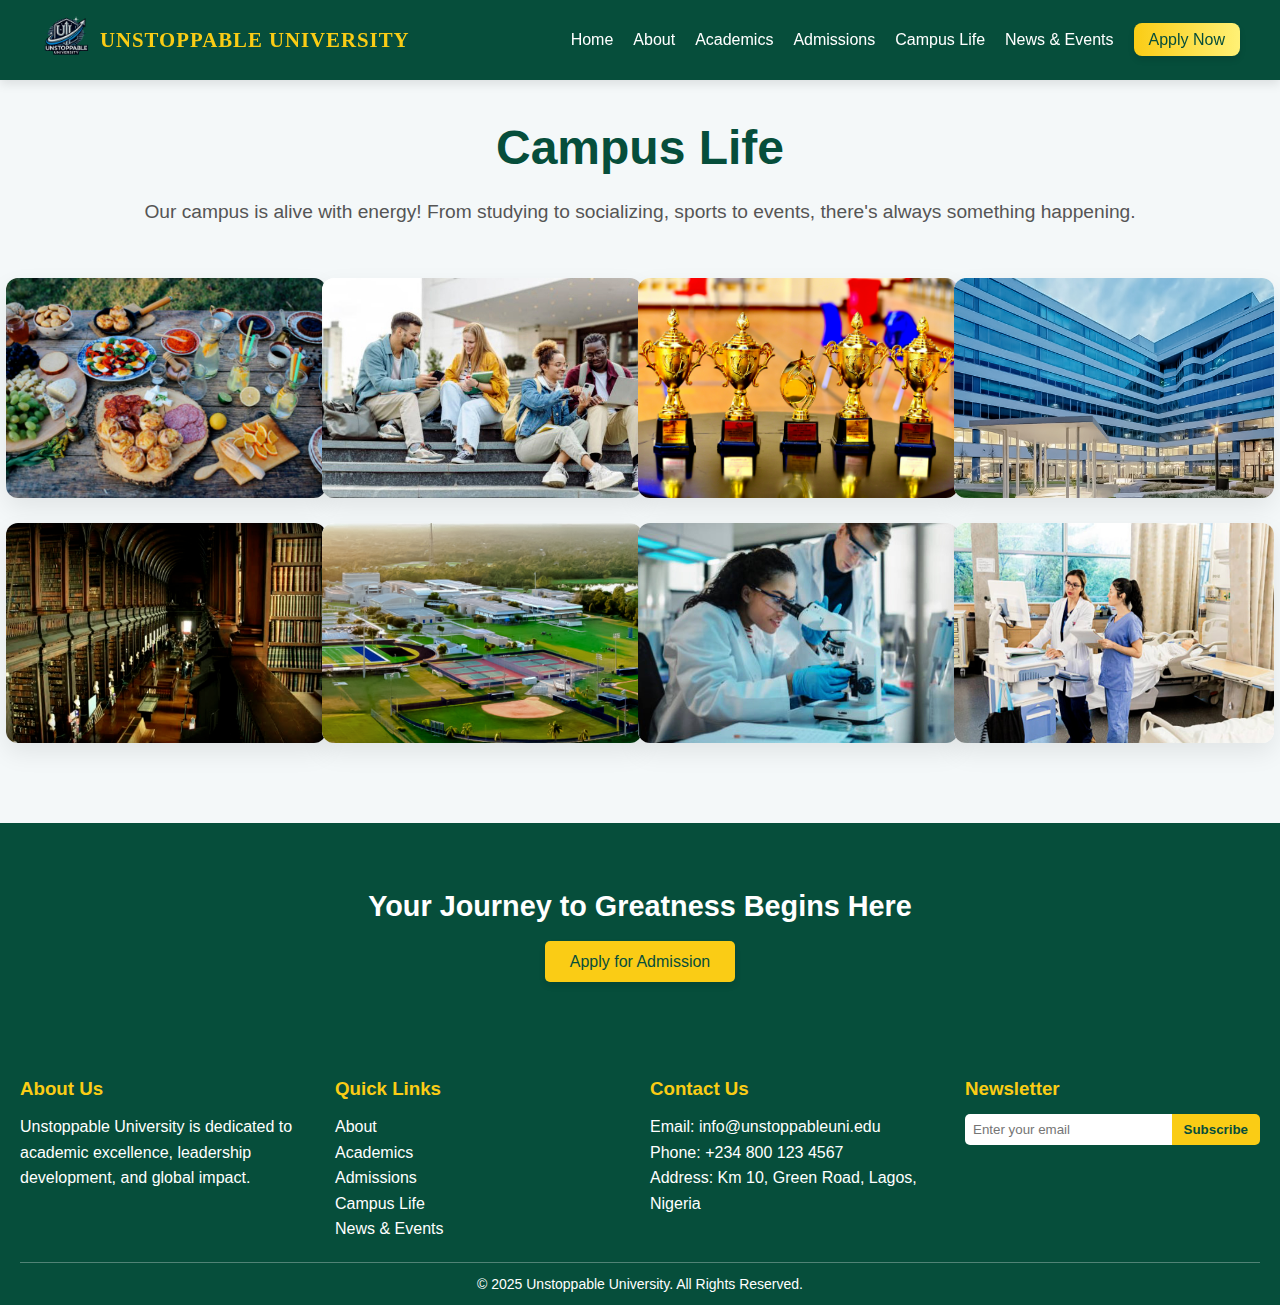
<file: Unstoppable_University/campus-life.html>
<!DOCTYPE html>
<html lang="en">
<head>
  <meta charset="UTF-8">
  <meta name="viewport" content="width=device-width, initial-scale=1.0">
  <title>Unstoppable University</title>
  <link rel="stylesheet" href="style.css">
  <script defer src="main.js"></script>
</head>
<body>

  <!-- ================== NAVBAR ================== -->
  <header>
    <nav class="navbar">
      <!-- Logo -->
      <a href="index.html" class="logo">
        <img src="images/university-logo.png" alt="Unstoppable University Logo">
        <span class="university-name">UNSTOPPABLE UNIVERSITY</span>
      </a>

      <!-- Navigation Links -->
      <ul class="nav-links" id="navLinks">
        <li><a href="index.html">Home</a></li>
        <li><a href="about.html">About</a></li>
        <li><a href="academics.html">Academics</a></li>
        <li><a href="admissions.html">Admissions</a></li>
        <li><a href="campus-life.html">Campus Life</a></li>
        <li><a href="news-events.html">News & Events</a></li>
        <li><a href="contact.html" class="btn-apply">Apply Now</a></li>
      </ul>

      <!-- Hamburger Menu for Mobile -->
      <div class="hamburger" id="hamburger">
        <span></span>
        <span></span>
        <span></span>
      </div>
    </nav>
  </header>

  <!-- ================== CAMPUS LIFE SECTION ================== -->
<section id="campus-life" class="campus-life-section">
  <div class="container">
    <h2 class="section-title">Campus Life</h2>
    <p class="section-subtitle">
      Our campus is alive with energy! From studying to socializing, sports to events, there's always something happening.
    </p>

    <div class="campus-grid">
      <!-- Student Socials -->
      <div class="campus-card">
        <img src="images/picnic.jpg" alt="Students socializing">
        <div class="overlay">
          <h3>Student Socials</h3>
          <p>Connect and make lifelong friends at our vibrant campus events and gatherings.</p>
        </div>
      </div>

      <!-- Outdoor Spaces -->
      <div class="campus-card">
        <img src="images/outdoor.jpg" alt="Outdoor campus life">
        <div class="overlay">
          <h3>Outdoor Spaces</h3>
          <p>Relax, play, or study in our beautiful green areas and open-air spots.</p>
        </div>
      </div>

      <!-- Clubs & Activities -->
      <div class="campus-card">
        <img src="images/awards.jpg" alt="Student events">
        <div class="overlay">
          <h3>Clubs & Activities</h3>
          <p>Join clubs, workshops, and competitions to showcase your talents and passions.</p>
        </div>
      </div>

      <!-- Administration Building -->
      <div class="campus-card">
        <img src="images/administration.jpg" alt="Administration Building">
        <div class="overlay">
          <h3>Administration Building</h3>
          <p>The heart of the campus! All administrative offices and support services are located here.</p>
        </div>
      </div>

      <!-- Library & Study Areas -->
      <div class="campus-card">
        <img src="images/library.jpg" alt="Library study area">
        <div class="overlay">
          <h3>Library & Study Areas</h3>
          <p>Quiet spaces for study, group work, or research to support academic success.</p>
        </div>
      </div>

      <!-- Sports & Recreation -->
      <div class="campus-card">
        <img src="images/sports.jpg" alt="Campus sports">
        <div class="overlay">
          <h3>Sports & Recreation</h3>
          <p>Engage in sports and recreational activities to stay active and healthy.</p>
        </div>
      </div>

      <!-- Research Center -->
      <div class="campus-card">
        <img src="images/research-center.jpg" alt="Research Center">
        <div class="overlay">
          <h3>Research Center</h3>
          <p>State-of-the-art labs and research facilities to explore, innovate, and create.</p>
        </div>
      </div>

      <!-- Campus Clinic / Health Center -->
      <div class="campus-card">
        <img src="images/clinic.jpg" alt="Campus Clinic">
        <div class="overlay">
          <h3>Campus Clinic</h3>
          <p>On-campus healthcare services to ensure the safety and wellbeing of all students.</p>
        </div>
      </div>
    </div>
  </div>
</section>

    <!-- ================== CALL TO ACTION ================== -->
  <section class="cta">
    <h2>Your Journey to Greatness Begins Here</h2>
    <a href="admissions.html" class="btn-primary">Apply for Admission</a>
  </section>

  <!-- ================== FOOTER ================== -->
  <footer>
    <div class="footer-container">
      <!-- About -->
      <div class="footer-section">
        <h3>About Us</h3>
        <p>Unstoppable University is dedicated to academic excellence, leadership development, and global impact.</p>
      </div>

      <!-- Quick Links -->
      <div class="footer-section">
        <h3>Quick Links</h3>
        <ul>
          <li><a href="about.html">About</a></li>
          <li><a href="academics.html">Academics</a></li>
          <li><a href="admissions.html">Admissions</a></li>
          <li><a href="campus-life.html">Campus Life</a></li>
          <li><a href="news-events.html">News & Events</a></li>
        </ul>
      </div>

      <!-- Contact -->
      <div class="footer-section">
        <h3>Contact Us</h3>
        <p>Email: info@unstoppableuni.edu</p>
        <p>Phone: +234 800 123 4567</p>
        <p>Address: Km 10, Green Road, Lagos, Nigeria</p>
      </div>

      <!-- Newsletter -->
      <div class="footer-section">
        <h3>Newsletter</h3>
        <form>
          <input type="email" placeholder="Enter your email">
          <button type="submit">Subscribe</button>
        </form>
      </div>
    </div>

    <div class="footer-bottom">
      <p>&copy; 2025 Unstoppable University. All Rights Reserved.</p>
    </div>
  </footer>
</body>
</html>
</file>
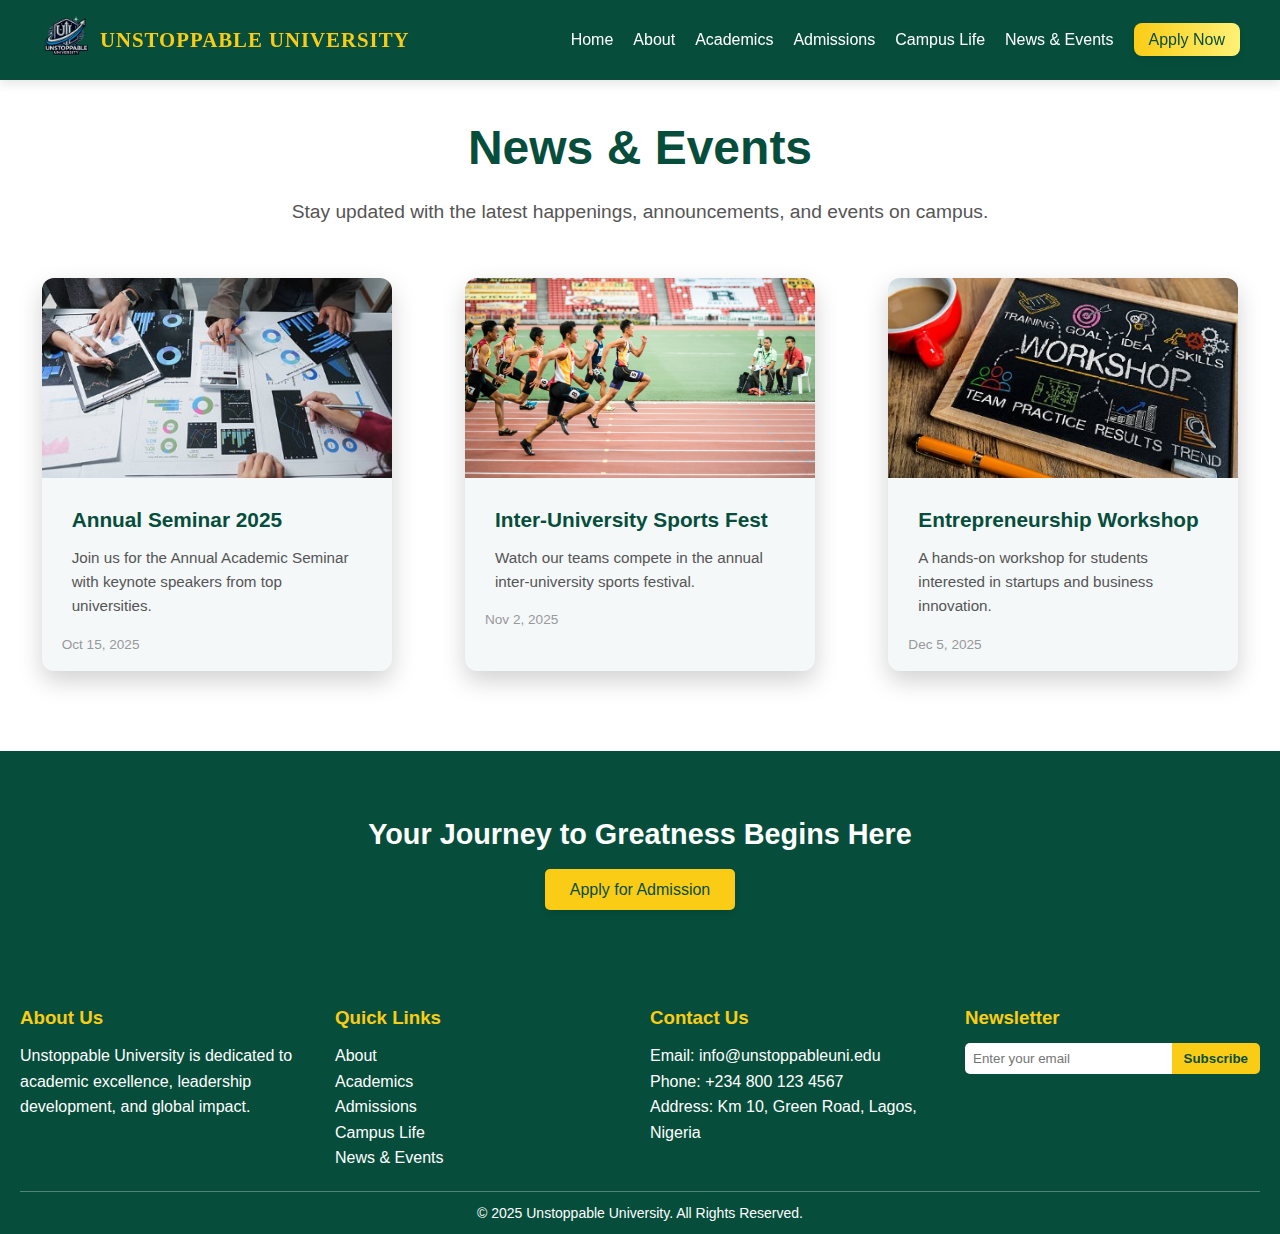
<file: Unstoppable_University/news-events.html>
<!DOCTYPE html>
<html lang="en">
<head>
  <meta charset="UTF-8">
  <meta name="viewport" content="width=device-width, initial-scale=1.0">
  <title>Unstoppable University</title>
  <link rel="stylesheet" href="style.css">
  <script defer src="main.js"></script>
</head>
<body>

  <!-- ================== NAVBAR ================== -->
  <header>
    <nav class="navbar">
      <!-- Logo -->
      <a href="index.html" class="logo">
        <img src="images/university-logo.png" alt="Unstoppable University Logo">
        <span class="university-name">UNSTOPPABLE UNIVERSITY</span>
      </a>

      <!-- Navigation Links -->
      <ul class="nav-links" id="navLinks">
        <li><a href="index.html">Home</a></li>
        <li><a href="about.html">About</a></li>
        <li><a href="academics.html">Academics</a></li>
        <li><a href="admissions.html">Admissions</a></li>
        <li><a href="campus-life.html">Campus Life</a></li>
        <li><a href="news-events.html">News & Events</a></li>
        <li><a href="contact.html" class="btn-apply">Apply Now</a></li>
      </ul>

      <!-- Hamburger Menu for Mobile -->
      <div class="hamburger" id="hamburger">
        <span></span>
        <span></span>
        <span></span>
      </div>
    </nav>
  </header>

  <!-- ================== NEWS & EVENTS SECTION ================== -->
  <section id="news-events" class="news-events-section">
    <div class="container">
      <h2 class="section-title">News & Events</h2>
      <p class="section-subtitle">
        Stay updated with the latest happenings, announcements, and events on campus.
      </p>

      <div class="news-grid">
        <!-- Single News/Event Item -->
        <div class="news-card">
          <img src="images/seminar.jpg" alt="Campus Seminar">
          <div class="news-content">
            <h3>Annual Seminar 2025</h3>
            <p>Join us for the Annual Academic Seminar with keynote speakers from top universities.</p>
            <span class="news-date">Oct 15, 2025</span>
          </div>
        </div>

        <div class="news-card">
          <img src="images/competition.jpg" alt="Sports Event">
          <div class="news-content">
            <h3>Inter-University Sports Fest</h3>
            <p>Watch our teams compete in the annual inter-university sports festival.</p>
            <span class="news-date">Nov 2, 2025</span>
          </div>
        </div>

        <div class="news-card">
          <img src="images/enterpreneur.jpg" alt="Workshop">
          <div class="news-content">
            <h3>Entrepreneurship Workshop</h3>
            <p>A hands-on workshop for students interested in startups and business innovation.</p>
            <span class="news-date">Dec 5, 2025</span>
          </div>
        </div>

      </div>
    </div>
  </section>

    <!-- ================== CALL TO ACTION ================== -->
  <section class="cta">
    <h2>Your Journey to Greatness Begins Here</h2>
    <a href="admissions.html" class="btn-primary">Apply for Admission</a>
  </section>

  <!-- ================== FOOTER ================== -->
  <footer>
    <div class="footer-container">
      <!-- About -->
      <div class="footer-section">
        <h3>About Us</h3>
        <p>Unstoppable University is dedicated to academic excellence, leadership development, and global impact.</p>
      </div>

      <!-- Quick Links -->
      <div class="footer-section">
        <h3>Quick Links</h3>
        <ul>
          <li><a href="about.html">About</a></li>
          <li><a href="academics.html">Academics</a></li>
          <li><a href="admissions.html">Admissions</a></li>
          <li><a href="campus-life.html">Campus Life</a></li>
          <li><a href="news-events.html">News & Events</a></li>
        </ul>
      </div>

      <!-- Contact -->
      <div class="footer-section">
        <h3>Contact Us</h3>
        <p>Email: info@unstoppableuni.edu</p>
        <p>Phone: +234 800 123 4567</p>
        <p>Address: Km 10, Green Road, Lagos, Nigeria</p>
      </div>

      <!-- Newsletter -->
      <div class="footer-section">
        <h3>Newsletter</h3>
        <form>
          <input type="email" placeholder="Enter your email">
          <button type="submit">Subscribe</button>
        </form>
      </div>
    </div>

    <div class="footer-bottom">
      <p>&copy; 2025 Unstoppable University. All Rights Reserved.</p>
    </div>
  </footer>
</body>
</html>
</file>
<file: Quiz/quiz_app.css>
:root{
  --bg: #0f1222;
  --card: #1a1f36;
  --text: #f3f4f7;
  --muted: #b9bdd3;
  --primary: #6c9cff;
  --primary-2: #4a7ef2;
  --good: #2ecc71;
  --bad: #ff4d4f;
  --warn: #ffcc00;
  --btn: #2a3152;
  --btn-h: #384069;
  --radius: 16px;
  --shadow: 0 12px 30px rgba(0,0,0,.35);
}

* { box-sizing: border-box; }

html, body{
  height: 100%;
  margin: 0;
  font-family: system-ui, -apple-system, Segoe UI, Roboto, Ubuntu, "Helvetica Neue", Arial, sans-serif;
  color: var(--text);
  background: radial-gradient(1200px 800px at 10% 10%, #1a1f36 0%, #0f1222 42%, #0a0d18 100%);
}

.splash {
  position: fixed;
  top: 0; left: 0; right: 0; bottom: 0;
  background: #0f1222;
  display: flex;
  align-items: center;
  justify-content: center;
  z-index: 9999;
  overflow: hidden;
}

.splash-circle {
  position: relative;
  z-index: 2;
  width: 260px;
  height: 260px;
  border-radius: 50%;
  background: radial-gradient(circle, #1a1f36 0%, #0f1222 90%);
  box-shadow: 0 0 40px rgba(108,156,255,0.8), inset 0 0 20px rgba(108,156,255,0.3);
  display: flex;
  flex-direction: column;
  align-items: center;
  justify-content: center;
  text-align: center;
  animation: popIn 1.5s ease forwards;
}

.splash-circle h1 {
  font-size: 22px;
  margin: 0;
  color: #fff;
}

.splash-circle p {
  font-size: 14px;
  color: #ffcc00;
  margin-top: 6px;
}

@keyframes popIn {
  0% { transform: scale(0.6); opacity: 0; }
  60% { transform: scale(1.05); opacity: 1; }
  100% { transform: scale(1); }
}

#splash-particles {
  position: absolute;
  top: 0; left: 0; width: 100%; height: 100%;
  z-index: 1;
}

.quiz-title {
  display: flex;
  align-items: center;
  justify-content: center;
  gap: 12px; /* space between logo and text */
  margin-bottom: 10px;
}

.quiz-title h1 {
  margin: 0;
  font-size: clamp(20px, 3.4vw, 28px);
  color: var(--text);
}

.quiz-logo {
  width: 110px;  
  height: auto;
  filter: drop-shadow(0 0 4px rgba(255, 255, 255, 0.6));
}
.quiz-logo_2{
  width: 220px;
  height: auto;
  filter: drop-shadow(0 0 4px rgba(255, 255, 255, 0.6));
}

.app-shell{
  min-height: 100vh;
  display: grid;
  place-items: center;
  padding: 24px;
}

.quiz-card{
  width: min(720px, 92vw);
  background: var(--card);
  border-radius: var(--radius);
  box-shadow: var(--shadow);
  padding: 22px 22px 28px;
  animation: rise .5s ease-out;
}

@keyframes rise { from{opacity:0; transform: translateY(12px);} to{opacity:1; transform:translateY(0);} }

.quiz-header h1{
  margin: 0 0 10px;
  font-size: clamp(20px, 3.4vw, 28px);
  letter-spacing: .3px;
}

.top-row{
  display: grid;
  grid-template-columns: 1fr auto;
  align-items: center;
  gap: 14px;
}

.progress{
  height: 10px;
  width: 100%;
  background: #253058;
  border-radius: 999px;
  overflow: hidden;
}
.progress-fill{
  height: 100%;
  width: 0%;
  background: linear-gradient(90deg, var(--primary), var(--primary-2));
  transition: width .35s ease;
}

.status{
  display: flex;
  align-items: center;
  gap: 10px;
  font-size: 14px;
  color: var(--muted);
}

.timer{
  font-weight: 700;
  color: var(--warn);
}

.sound-toggle{
  margin-top: 10px;
  background: var(--btn);
  color: var(--text);
  border: 0;
  padding: 8px 12px;
  border-radius: 10px;
  cursor: pointer;
  transition: transform .15s ease, background .2s ease;
}
.sound-toggle:hover{ background: var(--btn-h); transform: translateY(-1px); }

.question-box{
  margin-top: 18px;
}

.question{
  font-size: clamp(18px, 2.8vw, 22px);
  margin: 8px 0 14px;
  line-height: 1.35;
}

.options{
  display: grid;
  grid-template-columns: 1fr;
  gap: 12px;
}

.option-btn{
  text-align: left;
  background: #242a4a;
  color: var(--text);
  border: 1px solid transparent;
  border-radius: 12px;
  padding: 14px 14px;
  font-size: 16px;
  cursor: pointer;
  transition: transform .08s ease, background .2s ease, border-color .2s ease, box-shadow .2s ease;
}
.option-btn:hover{ transform: translateY(-1px); background: #2a325a; }
.option-btn:disabled{ opacity: .9; cursor: default; }

.option-btn.correct{
  background: rgba(46, 204, 113,.12);
  border-color: var(--good);
  box-shadow: inset 0 0 0 1px rgba(46, 204, 113,.25);
}
.option-btn.wrong{
  background: rgba(255,77,79,.12);
  border-color: var(--bad);
  box-shadow: inset 0 0 0 1px rgba(255,77,79,.25);
}

.controls{
  display: flex;
  justify-content: center;
  margin-top: 16px;
}

.next-btn{
  background: linear-gradient(180deg, var(--primary), var(--primary-2));
  color: white;
  border: 0;
  border-radius: 12px;
  padding: 12px 22px;
  font-size: 16px;
  cursor: pointer;
  transition: transform .12s ease, filter .2s ease, opacity .2s ease;
}
.next-btn:hover{ filter: brightness(1.05); transform: translateY(-1px); }
.next-btn:disabled{ opacity: .45; cursor: not-allowed; }

.score-box[hidden]{ display:none; }
.score-box h2{ margin: 6px 0 8px; }
.score-box p{ color: var(--muted); }

@media (min-width: 640px){
  .options{ grid-template-columns: 1fr 1fr; }
}
</file>
<file: Unstoppable_University/style.css>
/* ================== RESET ================== */
* {
  margin: 0;
  padding: 0;
  box-sizing: border-box;
  font-family: 'Arial', sans-serif;
  transition: all 0.3s ease-in-out;
}

/* ================== VARIABLES ================== */
:root {
  --green: #064e3b; /* deep emerald */
  --gold: #facc15; /* brighter gold */
  --white: #ffffff;
  --gray: #f5f5f5;
  --dark-gray: #333333;
}

/* ================== GLOBAL STYLES ================== */
body {
  line-height: 1.6;
  color: var(--dark-gray);
  padding-top: 30px;
}

a {
  text-decoration: none;
}

img {
  max-width: 100%;
  height: auto;
  display: block;
}

section {
  padding: 60px 20px;
}

/* ================== NAVBAR ================== */
.navbar {
  display: flex;
  justify-content: space-between;
  align-items: center;
  padding: 15px 40px;
  background: var(--green);
  color: var(--white);
  position: fixed;
  top: 0;
  left: 0;
  width: 100%;
  z-index: 1000;
  box-shadow: 0 4px 10px rgba(0,0,0,0.1); 
}

.logo {
  display: flex;
  align-items: center;
  gap: 10px;
}

.logo img {
  height: 50px;
}

.university-name {
  color: var(--gold);
  font-size: 1.3rem;
  font-weight: bold;
  letter-spacing: 1px;
  font-family: Georgia, 'Times New Roman', Times, serif;
}


.nav-links {
  display: flex;
  list-style: none;
  gap: 20px;
}

.nav-links li a {
  color: var(--white);
  font-weight: 500;
  transition: color 0.3s;
}

.nav-links li a:hover {
  color: var(--gold);
}

.btn-apply {
  background: var(--gold);
  color: var(--green) !important;
  padding: 8px 15px;
  border-radius: 5px;
  font-weight: bold;
}

/* Hamburger */
.hamburger {
  display: none;
  flex-direction: column;
  cursor: pointer;
  gap: 5px;
  z-index: 1100;
}

.hamburger span {
  display: block;
  width: 25px;
  height: 3px;
  background: #fff; /* change if your navbar background is white */
  border-radius: 3px;
  transition: all 0.3s ease;
}

/* Animate into X */
.hamburger.toggle span:nth-child(1) {
  transform: rotate(45deg) translate(5px, 5px);
}

.hamburger.toggle span:nth-child(2) {
  opacity: 0;
}

.hamburger.toggle span:nth-child(3) {
  transform: rotate(-45deg) translate(5px, -5px);
}

/* ================== HERO ================== */
.hero {
  height: 100vh;
  width: 100%;
  background: url("images/abstract-campus.jpg") no-repeat center center/cover;
  display: flex;
  justify-content: center;
  align-items: center;
  text-align: center;
  color: white;
  position: relative;
  overflow: hidden;
}

#heroCanvas {
  position: absolute;
  top: 0;
  left: 0;
  width: 100%;
  height: 100%;
  z-index: 2;
  pointer-events: none;
}

.hero-overlay {
  position: relative;
  z-index: 1;
  background-color: rgba(0, 50, 0, 0.6);
  backdrop-filter: blur(5px);
  width: 100%;
  height: 100%;
  display: flex;
  align-items: center;
  justify-content: center;
  border-radius: 10px;
}

.hero-content {
  position: relative;
  z-index: 3;
  text-align: center;
  color: #fff;
  max-width: 800px;
  padding: 0 20px;
}

.hero-content h1 {
  font-size: 3rem;
  font-weight: 700;
  color: var(--gold);
  text-shadow: 2px 2px 10px rgba(0,0,0,0.5);
  margin-bottom: 20px;
  min-height: 60px; /* prevents layout shift during typewriter */
}

.hero-content p {
  font-size: 1.2rem;
  margin-bottom: 30px;
  opacity: 0;
  animation: fadeInUp 1s ease 1s forwards;
}

.hero-buttons {
  display: flex;
  gap: 1rem;          /* space between buttons */
  justify-content: center; /* center them */
  flex-wrap: wrap;    /* allow them to move to new line if no space */
}

.hero-buttons a {
  padding: 12px 25px;
  margin: 0 10px;
  border-radius: 5px;
  font-weight: bold;
  transition: all 0.3s ease;
}

.btn-primary {
  background: var(--gold);
  color: var(--green);
}

.btn-primary:hover {
  background: #fff;
  color: var(--green);
}

.btn-secondary {
  background: transparent;
  border: 2px solid var(--gold);
  color: var(--gold);
}

.btn-secondary:hover {
  background: var(--gold);
  color: #fff;
}
#typewriter {
  border-right: 2px solid var(--gold);
  padding-right: 5px;
  white-space: normal;
  max-width: 90%;
  display: inline-block;
  line-height: 1.4;
}


/* Animation Keyframes */
@keyframes fadeInUp {
  0% {
    opacity: 0;
    transform: translateY(30px);
  }
  100% {
    opacity: 1;
    transform: translateY(0);
  }
}


/* ================== ABOUT ================== */
.about-container {
  display: flex;
  align-items: center;
  justify-content: space-between;
  flex-wrap: wrap;
  gap: 40px;
}

.about-text {
  flex: 1;
  min-width: 280px;
}


.about-text h2 {
  font-size: 2rem;
  color: var(--green);
  margin-bottom: 15px;
}

.about-text p {
  font-size: 1rem;
  margin-bottom: 20px;
}

.about-text .btn-primary {
  background: var(--gold);
  color: var(--green);
  padding: 10px 20px;
  border-radius: 5px;
}

.about-image {
  flex: 1;
  min-width: 280px;
}

/* ================== ACADEMICS ================== */
.academics h2 {
  text-align: center;
  font-size: 2rem;
  color: var(--green);
  margin-bottom: 10px;
}

.academics p {
  text-align: center;
  margin-bottom: 40px;
}

.academics-cards {
  display: grid;
  grid-template-columns: repeat(auto-fit, minmax(220px, 1fr));
  gap: 20px;
  margin-bottom: 20px;
}

.academics-cards .card {
  background: var(--white);
  border-radius: 10px;
  overflow: hidden;
  box-shadow: 0px 4px 15px rgba(0, 0, 0, 0.65);
  text-align: center;
  transition: transform 0.3s;
}

.academics-cards .card:hover {
  transform: translateY(-10px);
}

.academics-cards .card h3 {
  margin: 15px 0;
  color: var(--green);
}

.academics .btn-primary{
  background: var(--gold);
  color: var(--green);
  padding: 10px 20px;
  border-radius: 5px;
}

/* ================== WHY CHOOSE ================== */
.why-choose h2 {
  text-align: center;
  color: var(--green);
  margin-bottom: 40px;
}

.choose-cards {
  display: grid;
  grid-template-columns: repeat(auto-fit, minmax(220px, 1fr));
  gap: 20px;
}

.choose-card {
  background: var(--white);
  border-radius: 10px;
  text-align: center;
  padding: 30px 20px;
  box-shadow: 0px 4px 15px rgba(0,0,0,0.4);
  transition: transform 0.3s;
}

.choose-card:hover {
  transform: translateY(-10px);
}

.choose-card span {
  font-size: 2rem;
  display: block;
  margin-bottom: 10px;
}

.choose-card h3 {
  color: var(--green);
}

/* ================== CAMPUS SLIDER ================== */
.campus-slider {
  display: flex;
  overflow-x: auto;
  scroll-behavior: smooth;
  gap: 20px;
}

.campus-slider .slide {
  min-width: 280px;
  flex: 0 0 auto;
  border-radius: 10px;
  overflow: hidden;
}

.campus-slider .slide img {
  display: block;
  width: 100%;
  height: 200px;
  object-fit: cover;
}

/* ================== NEWS & EVENTS ================== */
.news-events h2 {
  text-align: center;
  color: var(--green);
  margin-bottom: 40px;
}

.news-cards {
  display: grid;
  grid-template-columns: repeat(auto-fit, minmax(250px, 1fr));
  gap: 13px;
}

.news-card {
  background: var(--white);
  border-radius: 10px;
  overflow: hidden;
  box-shadow: 2px 4px 15px rgba(0,0,0,0.4);
  transition: transform 0.3s;
}

.news-card:hover {
  transform: translateY(-10px);
}

.news-card img {
  width: 100%;
  height: 180px;
  object-fit: cover;
}

.news-card h3 {
  color: var(--green);
  margin: 10px;
}

.news-card p {
  margin: 10px;
}

/* ================== TESTIMONIALS ================== */
.testimonials h2 {
  text-align: center;
  color: var(--green);
  margin-bottom: 40px;
}

.testimonial-slider {
  display: flex;
  overflow-x: auto;
  gap: 20px;
  padding: 0 20px;
  height: 10%;
}

.testimonial {
  min-width: 280px;
  background: var(--white);
  border-radius: 10px;
  padding: 20px;
  box-shadow: 0px 4px 15px rgba(0,0,0,0.4);
  text-align: center;
}

.testimonial p {
  font-style: italic;
  margin-bottom: 10px;
}

.testimonial h4 {
  color: var(--green);
}

/* ================== CALL TO ACTION ================== */
.cta {
  background: var(--green);
  color: var(--white);
  text-align: center;
  padding: 60px 20px;
}

.cta h2 {
  font-size: 1.8rem;
  margin-bottom: 20px;
}

.cta .btn-primary {
  background: var(--gold);
  color: var(--green);
  padding: 12px 25px;
  border-radius: 5px;
}

/* ================== FOOTER ================== */
footer {
  background: var(--green);
  color: var(--white);
  padding: 40px 20px 10px;
}

.footer-container {
  display: grid;
  grid-template-columns: repeat(auto-fit, minmax(220px, 1fr));
  gap: 20px;
}

.footer-section h3 {
  color: var(--gold);
  margin-bottom: 10px;
}

.footer-section ul {
  list-style: none;
}

.footer-section ul li a {
  color: var(--white);
  transition: color 0.3s;
}

.footer-section ul li a:hover {
  color: var(--gold);
}

.footer-section form {
  display: flex;
}

.footer-section input {
  flex: 1;
  padding: 8px;
  border: none;
  border-radius: 5px 0 0 5px;
}

.footer-section button {
  padding: 8px 12px;
  border: none;
  background: var(--gold);
  color: var(--green);
  font-weight: bold;
  border-radius: 0 5px 5px 0;
  cursor: pointer;
  transition: background 0.3s;
}

.footer-section button:hover {
  background: var(--white);
  color: var(--green);
}

.footer-bottom {
  text-align: center;
  margin-top: 20px;
  font-size: 14px;
  border-top: 1px solid rgba(255,255,255,0.3);
  padding-top: 10px;
}

.btn-primary,
.btn-apply,
.hero-buttons a {
  background: linear-gradient(90deg, #facc15, #fff176);
  color: var(--green) !important;
  transition: all 0.3s ease;
  box-shadow: 0 4px 6px rgba(0,0,0,0.1);
  border-radius: 8px;
}

.btn-primary:hover,
.btn-apply:hover,
.hero-buttons a:hover {
  transform: scale(1.05);
  background: linear-gradient(90deg, #fff176, #a88806) !important;
  color: var(--green) !important;
  box-shadow: 0 8px 20px rgba(250, 204, 21, 0.5);
}


/* ================== RESPONSIVE MEDIA QUERIES ================== */

/* Tablet & Mobile */
@media (max-width: 1024px) {
  .hero-content h1 {
    font-size: 2.2rem;
  }

  .hero-content p {
    font-size: 1rem;
  }

  .about-container {
    flex-direction: column;
  }

  .campus-slider .slide {
    min-width: 220px;
  }

  .testimonial-slider .testimonial {
    min-width: 220px;
  }
}

@media (max-width: 768px) {
  .navbar {
    padding: 15px 20px;
  }

  .nav-links {
    position: fixed;
    top: 0;
    right: -100%;
    height: 100vh;
    width: 250px;
    background: var(--green);
    flex-direction: column;
    align-items: center;
    justify-content: center;
    gap: 30px;
    transition: right 0.3s ease-in-out;
  }

  .nav-links.active {
    right: 0;
  }

  .hamburger {
    display: flex;
  }
}

/* Small Mobile */
@media (max-width: 480px) {
  .hero-content h1 {
    font-size: 1.8rem;
  }

  .hero-content p {
    font-size: 0.9rem;
  }

  .hero-buttons .btn-primary,
  .hero-buttons .btn-secondary {
    padding: 10px 20px;
    margin: 5px 0;
  }
}

/* ================== ABOUT HERO ================== */
.about-hero {
  background: url('images/about-bg.jpg') no-repeat center center/cover;
  height: 97vh;
  display: flex;
  align-items: center;
  justify-content: center;
  color: white;
  text-align: center;
}

.about-hero .hero-text h1 {
  font-size: 2.5rem;
  margin-bottom: 1rem;
  text-shadow: 2px 2px 6px rgba(0, 0, 0, 0.8);
  animation: slideUp 1s ease-out forwards;
}

.about-hero .hero-text p {
  font-size: 1.2rem;
  max-width: 600px;
  margin: auto;
  text-shadow: 2px 2px 6px rgba(0, 0, 0, 0.8);
  animation: slideUp 1s ease-out forwards;
  animation-delay: 0.5s; /* tagline comes after heading */
}

@keyframes slideUp {
  from {
    transform: translateY(50px);
    opacity: 0;
  }
  to {
    transform: translateY(0);
    opacity: 1;
  }
}

/* ================== ABOUT CONTENT ================== */
.about-content {
  padding: 4rem 2rem;
  background: #f9f9f9;
}

.about-content .container {
  max-width: 900px;
  margin: auto;
}

.about-content h2 {
  color: var(--green);
  margin-bottom: 0.5rem;
}

.about-content p {
  margin-bottom: 2rem;
  line-height: 1.6;
}

/* ================== SPLIT SECTION ================== */
.about-split {
  display: flex;
  flex-wrap: wrap;
  align-items: center;
  padding: 4rem 2rem;
}

.split-image, .split-text {
  flex: 1;
  min-width: 300px;
  padding: 1rem;
}

.split-image img {
  width: 100%;
  border-radius: 12px;
  box-shadow: 0 4px 10px rgba(0,0,0,0.1);
}

.split-text h2 {
  color: var(--green);
  margin-bottom: 1rem;
}

/* ================== WHY CHOOSE US ================== */
.why-choose {
  padding: 4rem 2rem;
  background: white;
  text-align: center;
}

.choose-cards {
  display: flex;
  gap: 2rem;
  justify-content: center;
  flex-wrap: wrap;
  margin-top: 2rem;
}

.choose-cards .card {
  background: #f9f9f9;
  padding: 1rem;
  border-radius: 12px;
  width: 380px;
  box-shadow: 0 4px 8px rgba(1, 101, 18, 0.5);
  transition: transform 0.3s;
}

.choose-cards .card:hover {
  transform: translateY(-5px);
}

.choose-cards img {
  width: 100%;
  height: 160px;
  object-fit: cover;
  border-radius: 8px;
  margin-bottom: 1rem;
}
.choose-cards h3 {
  color: var(--green);
  margin-bottom: 0.5rem;
}
/* ==========================
   ACADEMICS PAGE STYLES
   ========================== */

/* ==========================
   HERO (Split Layout)
   ========================== */
.academics-hero-split {
  display: flex;
  flex-wrap: wrap;
  min-height: 80vh;
}

.academics-hero-split .hero-text {
  flex: 1;
  background: linear-gradient(135deg, #064e3b, #10b981);
  color: white;
  display: flex;
  flex-direction: column;
  justify-content: center;
  padding: 60px;
  animation: slideUp 1s ease-out forwards;
}

.academics-hero-split .hero-text h1 {
  font-size: clamp(2rem, 5vw, 3rem);
  margin-bottom: 20px;
  line-height: 1.2;
}

.academics-hero-split .hero-text p {
  font-size: 1.1rem;
  margin-bottom: 24px;
  line-height: 1.6;
  max-width: 600px;
  color: #f1f1f1;
}

.academics-hero-split .hero-text a {
  display: inline-block;
}

.academics-hero-split .hero-image {
  flex: 1;
  display: flex;
  align-items: center;
  justify-content: center;
  background: #f9f9f9;
}

.academics-hero-split .hero-image img {
  width: 100%;
  height: 100%;
  object-fit: cover;
  min-height: 300px;
}

/* Hero CTA buttons */
.hero-cta {
  display: flex;
  gap: 15px;
  flex-wrap: wrap;
}
.hero-cta a {
  padding: 10px 16px;
  border-radius: 8px;
  font-weight: 600;
  text-align: center;
  transition: all 0.3s ease;
}
.hero-cta a:hover {
  transform: translateY(-3px);
}

/* ==========================
   FACULTIES
   ========================== */
.faculties {
  padding: 30px 5%;
  background: #f5f5f5;
  text-align: center;
}

.faculties h2 {
  color: var(--green, #064e3b);
  margin-bottom: 12px;
  font-size: 2.2rem;
}

.faculties .lead {
  margin-bottom: 32px;
  color: #555;
}

.faculties-grid {
  display: grid;
  grid-template-columns: repeat(auto-fit, minmax(250px, 1fr));
  gap: 24px;
}

.faculty-card {
  background: #fff;
  border-radius: 12px;
  overflow: hidden;
  box-shadow: 0 6px 16px rgba(0,0,0,0.15);
  display: flex;
  flex-direction: column;
  transition: transform 0.3s, box-shadow 0.3s;
}

.faculty-card img {
  width: 100%;
  height: 200px;
  object-fit: cover;
}

.faculty-card .card-body {
  padding: 20px;
  display: flex;
  flex-direction: column;
  flex: 1;
}

.faculty-card h3 {
  color: var(--green, #064e3b);
  margin-bottom: 10px;
}

.faculty-card p {
  flex: 1;
  margin-bottom: 14px;
  color: #444;
  font-size: 1rem;
  line-height: 1.5;
}

.learn-btn {
  align-self: flex-start;
  padding: 8px 16px;
  border-radius: 8px;
  background: linear-gradient(90deg, #facc15, #fcd34d);
  color: #064e3b;
  text-decoration: none;
  font-weight: 600;
  transition: transform .2s, box-shadow .2s;
}

.faculty-card:hover {
  transform: translateY(-8px);
  box-shadow: 0 12px 30px rgba(0,0,0,0.15);
}

/* ==========================
   PROGRAMS
   ========================== */
.programs {
  padding: 70px 7%;
  background: #fff;
}

.programs h2 {
  color: var(--green, #064e3b);
  text-align: center;
  margin-bottom: 10px;
  font-size: 2.2rem;
}

.programs .lead {
  text-align: center;
  color: #555;
  margin-bottom: 35px;
}

.programs-grid {
  display: grid;
  grid-template-columns: repeat(auto-fit, minmax(260px, 1fr));
  gap: 20px;
}

.program-block {
  background: #fff;
  border-radius: 12px;
  padding: 22px;
  box-shadow: 0 6px 14px rgba(0,0,0,0.15);
  transition: transform 0.3s ease;
}
.program-block:hover {
  transform: translateY(-6px);
}

.program-block h3 {
  color: var(--gold, #facc15);
  margin-bottom: 12px;
}

.program-block ul {
  margin: 0 0 14px 20px;
}

.program-block li {
  margin-bottom: 8px;
}

/* ==========================
   RESEARCH
   ========================== */
.research {
  padding: 80px 8%;
  background: linear-gradient(135deg, #064e3b, #0f766e, #10b981);
  text-align: center;
  color: #fff;
}

.research-grid {
  display: grid;
  grid-template-columns: 1fr 320px;
  gap: 40px;
  align-items: center;
}

.research-text h2 {
  color: #facc15;
  margin-bottom: 18px;
  font-size: 2.2rem;
  text-align: center;
}

.research-text p {
  color: #eee;
  margin-bottom: 20px;
  line-height: 1.6;
}

.research-text .btn-primary {
  padding: 12px 20px;
  background: #facc15;
  color: #064e3b;
  border-radius: 6px;
}

.research-stats {
  display: flex;
  flex-direction: column;
  gap: 16px;
}

.research-stats .stat {
  background: #fff;
  padding: 20px;
  border-radius: 10px;
  text-align: center;
  color: rgb(222, 188, 54);
  font-size: 1.05rem;
  font-weight: 680;
  box-shadow: 0 4px 12px rgba(0,0,0,0.2);
}

.research-stats .stat h3 {
  margin: 0;
  font-size: 1.8rem;
  color: #064e3b;
}

/* ==========================
   ACADEMIC HIGHLIGHTS
   ========================== */
.academic-highlights {
  padding: 70px 7%;
  background: #fff;
}

.academic-highlights h2 {
  text-align: center;
  color: var(--green, #064e3b);
  margin-bottom: 20px;
  font-size: 2.2rem;
}

.highlights-grid {
  display: grid;
  grid-template-columns: repeat(auto-fit, minmax(240px, 1fr));
  gap: 20px;
  margin-top: 20px;
}

.highlight {
  background: #f9f9f9;
  border-radius: 12px;
  padding: 22px;
  text-align: center;
  box-shadow: 0 6px 14px rgba(0,0,0,0.15);
}

/* ==========================
   RESPONSIVE
   ========================== */
@media (max-width: 1000px) {
  .academics-hero-split {
    flex-direction: column;
  }
  .academics-hero-split .hero-image {
    order: -1;
    min-height: 250px;
  }
  .academics-hero-split .hero-text {
    padding: 40px 20px;
    text-align: center;
  }
  .academics-hero-split .hero-text p {
    max-width: 100%;
  }
}

@media (max-width: 768px) {
  .research-grid {
    grid-template-columns: 1fr;
  }
  .hero-cta { 
    flex-direction: column; 
    align-items: center; 
  }
}
@media (max-width: 480px) {
  .faculty-card img {
    height: 150px;
  }
  .program-block {
    padding: 16px;
  }
  .program-block h3 {
    font-size: 1.1rem;
  }
  .research-text h2 {
    font-size: 1.8rem;
  }
  .research-stats .stat h3 {
    font-size: 1.5rem;
  }
}

/* ========== HERO SPLIT ========== */
.admissions-hero-split {
  display: flex;
  flex-wrap: wrap;
  min-height: 75vh;
}

.admissions-hero-split .hero-text {
  flex: 1;
  background: linear-gradient(135deg, #0f172a, #064e3b, #10b981);
  color: white;
  display: flex;
  flex-direction: column;
  justify-content: center;
  padding: 60px;
  animation: slideUp 1s ease-out forwards;
}

.admissions-hero-split .hero-text h1 {
  font-size: 2.6rem;
  margin-bottom: 20px;
}

.admissions-hero-split .hero-text p {
  font-size: 1.1rem;
  margin-bottom: 24px;
  max-width: 550px;
}

.admissions-hero-split .hero-image {
  flex: 1;
  background: #f9f9f9;
}
.admissions-hero-split .hero-image img {
  width: 100%;
  height: 75vh;
  object-fit: cover;
}

.hero-cta {
  display: flex;
  gap: 15px;
  flex-wrap: wrap;
}

/* ========== WHY CHOOSE US ========== */
.why-choose {
  padding: 70px 8%;
  background: #fff;
  text-align: center;
}
.why-choose h2 {
  margin-bottom: 40px;
  color: var(--green, #064e3b);
}
.choose-grid {
  display: grid;
  grid-template-columns: repeat(auto-fit, minmax(220px, 1fr));
  gap: 20px;
}
.choose-card {
  background: #f8f9fa;
  padding: 25px;
  border-radius: 12px;
  box-shadow: 0 6px 15px rgba(0,0,0,0.15);
  transition: transform .3s;
}
.choose-card:hover { transform: translateY(-6px); }
.choose-card h3 { margin-bottom: 10px; color: var(--gold, #facc15); }

/* ========== PROCESS ========== */
.process {
  padding: 70px 8%;
  background: #f9f9f9;
}
.process h2 {
  text-align: center;
  margin-bottom: 40px;
  color: var(--green, #064e3b);
}
.process-steps {
  display: grid;
  grid-template-columns: repeat(auto-fit, minmax(200px, 1fr));
  gap: 20px;
}
.step {
  background: #fff;
  border-radius: 12px;
  padding: 20px;
  text-align: center;
  box-shadow: 0 4px 12px rgba(0,0,0,0.15);
}
.step span {
  display: inline-block;
  width: 40px;
  height: 40px;
  background: var(--gold, #facc15);
  color: #064e3b;
  font-weight: bold;
  border-radius: 50%;
  margin-bottom: 12px;
  line-height: 40px;
}

/* ========== REQUIREMENTS ========== */
.requirements {
  padding: 70px 8%;
  background: #fff;
  text-align: center;
}
.requirements h2 { color: var(--green, #064e3b); margin-bottom: 30px; }
.req-grid {
  display: grid;
  grid-template-columns: repeat(auto-fit, minmax(240px, 1fr));
  gap: 20px;
}
.req-card {
  background: #f5f5f5;
  padding: 25px;
  border-radius: 12px;
  text-align: left;
  box-shadow: 0 4px 12px rgba(0,0,0,0.28);
}
.req-card h3 { margin-bottom: 10px; color: var(--gold, #facc15); }
.req-card p{
  padding-bottom: 13px;
}

/* ========== RESPONSIVE ========== */
@media (max-width: 1000px) {
  .admissions-hero-split { flex-direction: column; }
  .admissions-hero-split .hero-image { order: -1; min-height: 300px; }
  .admissions-hero-split .hero-text { text-align: center; padding: 40px 20px; }
}
@media (max-width: 768px) {
  .hero-cta { flex-direction: column; align-items: center; }
}
@media (max-width: 480px) {
  .admissions-hero-split .hero-text h1 { font-size: 2rem; }
  .admissions-hero-split .hero-text p { font-size: 1rem; }
}

/* ================== CAMPUS LIFE SECTION ================== */
.campus-life-section {
  padding: 80px 20px;
  background-color: #f4f8f9;
  text-align: center;
}

.campus-life-section .section-title {
  font-size: 3rem;
  color: #064e3b;
  margin-bottom: 10px;
  font-weight: 700;
}

.campus-life-section .section-subtitle {
  font-size: 1.2rem;
  color: #555;
  margin-bottom: 50px;
}

.campus-grid {
  display: grid;
  grid-template-columns: repeat(auto-fit, minmax(280px, 1fr));
  gap: 25px;
  justify-items: center;
}

.campus-card {
  position: relative;
  background-color: #fff;
  border-radius: 12px;
  overflow: hidden;
  box-shadow: 0 10px 25px rgba(0,0,0,0.08);
  cursor: pointer;
  transition: transform 0.3s ease, box-shadow 0.3s ease;
  max-width: 350px;
  min-width: 320px;
}

.campus-card img {
  width: 100%;
  height: 220px;
  object-fit: cover;
  transition: transform 0.5s ease;
}

.campus-card:hover img {
  transform: scale(1.1);
}

.overlay {
  position: absolute;
  bottom: 0;
  left: 0;
  right: 0;
  background: rgba(6, 78, 59, 0.85);
  color: #fff;
  padding: 20px;
  transform: translateY(100%);
  transition: transform 0.3s ease;
}

.campus-card:hover .overlay {
  transform: translateY(0);
}

.overlay h3 {
  margin-bottom: 10px;
  font-size: 1.5rem;
}

.overlay p {
  font-size: 0.95rem;
  line-height: 1.3;
}

/* Hover card lift effect */
.campus-card:hover {
  transform: translateY(-10px);
  box-shadow: 0 15px 35px rgba(0,0,0,0.15);
}

/* ================== RESPONSIVE ================== */
@media (max-width: 768px) {
  .campus-life-section {
    padding: 60px 15px;
  }

  .campus-card img {
    height: 180px;
  }
}

@media (max-width: 480px) {
  .campus-life-section .section-title {
    font-size: 2rem;
  }

  .campus-life-section .section-subtitle {
    font-size: 1rem;
  }

  .campus-card img {
    height: 160px;
  }
}

/* ================== NEWS & EVENTS SECTION ================== */
.news-events-section {
  padding: 80px 20px;
  background-color: #fff;
  text-align: center;
}

.news-events-section .section-title {
  font-size: 3rem;
  color: #064e3b;
  margin-bottom: 10px;
  font-weight: 700;
}

.news-events-section .section-subtitle {
  font-size: 1.2rem;
  color: #555;
  margin-bottom: 50px;
}

.news-grid {
  display: grid;
  grid-template-columns: repeat(auto-fit, minmax(280px, 1fr));
  gap: 30px;
  justify-items: center;
}

.news-card {
  background-color: #f4f8f9;
  border-radius: 12px;
  overflow: hidden;
  box-shadow: 0 10px 25px rgba(0,0,0,0.18);
  transition: transform 0.3s ease, box-shadow 0.3s ease;
  max-width: 350px;
  text-align: left;
}

.news-card img {
  width: 100%;
  height: 200px;
  object-fit: cover;
  transition: transform 0.5s ease;
}

.news-card:hover img {
  transform: scale(1.05);
}

.news-content {
  padding: 15px 20px;
}

.news-content h3 {
  font-size: 1.3rem;
  color: #064e3b;
  margin-bottom: 8px;
}

.news-content p {
  font-size: 0.95rem;
  color: #555;
  margin-bottom: 12px;
}

.news-date {
  font-size: 0.85rem;
  color: #999;
}

/* Hover effect for card lift */
.news-card:hover {
  transform: translateY(-8px);
  box-shadow: 0 15px 35px rgba(0,0,0,0.35);
}

/* ================== RESPONSIVE ================== */
@media (max-width: 768px) {
  .news-events-section {
    padding: 60px 15px;
  }

  .news-card img {
    height: 180px;
  }
}

@media (max-width: 480px) {
  .news-events-section .section-title {
    font-size: 2rem;
  }

  .news-events-section .section-subtitle {
    font-size: 1rem;
  }

  .news-card img {
    height: 160px;
  }
}

/* ================== CONTACT SECTION ================== */
@import url('https://fonts.googleapis.com/css2?family=Poppins:wght@400;600;700&family=Roboto:wght@400;500&display=swap');

/* ================== CONTACT SECTION ================== */
#contact {
  position: relative;
  width: 100%;
  height: 100%;
  background: linear-gradient(135deg, #002b5b, #064e3b, #0a192f);
  overflow: hidden;
  font-family: 'Poppins', sans-serif;
  color: #ffffff;
  padding: 100px 20px;
  text-align: center;
}

/* Canvas background for moving shapes */
#contact-bg {
  position: absolute;
  top: 0;
  left: 0;
  width: 100%;
  height: 100%;
  z-index: 0;
}

/* Content container */
.contact-container {
  position: relative;
  z-index: 1;
  background: rgba(255, 255, 255, 0.1);
  backdrop-filter: blur(12px);
  border-radius: 16px;
  padding: 40px 30px;
  max-width: 600px;
  margin: 0 auto;
  box-shadow: 0 10px 25px rgba(0, 0, 0, 0.3);
}

#contact h2 {
  font-size: 2.2rem;
  font-weight: 700;
  margin-bottom: 25px;
  color: #facc15;
  letter-spacing: 1px;
}

/* ================== FORM ================== */
#contact-form {
  display: flex;
  flex-direction: column;
  gap: 15px;
}

#contact-form input,
#contact-form textarea {
  width: 100%;
  padding: 14px;
  border: 2px solid #9ca3af;
  border-radius: 8px;
  font-size: 1rem;
  font-family: 'Roboto', sans-serif;
  background: rgba(255, 255, 255, 0.8);
  color: #111827;
  outline: none;
  transition: all 0.3s ease;
}

#contact-form input::placeholder,
#contact-form textarea::placeholder {
  color: #6b7280;
}

#contact-form input:focus,
#contact-form textarea:focus {
  border-color: #facc15;
  box-shadow: 0 0 10px rgba(250, 204, 21, 0.7);
  background: #fff;
}

#contact-form textarea {
  height: 150px;
  resize: none;
}

.btn {
  background-color: #facc15;
  color: #064e3b;
  font-weight: 600;
  border: none;
  padding: 14px;
  border-radius: 8px;
  cursor: pointer;
  transition: all 0.3s ease;
}

.btn:hover {
  background-color: #fde047;
  transform: translateY(-3px);
}

/* Contact Form Loader */
.loader {
  display: none;
  border: 3px solid rgba(255, 255, 255, 0.2);
  border-top: 3px solid #00bcd4;
  border-radius: 50%;
  width: 28px;
  height: 28px;
  animation: spin 0.8s linear infinite;
  margin: 10px auto 0;
}

@keyframes spin {
  0% { transform: rotate(0deg); }
  100% { transform: rotate(360deg); }
}

/* ================== RESPONSIVENESS ================== */
@media (max-width: 768px) {
  #contact {
    padding: 80px 15px;
  }

  .contact-container {
    padding: 30px 20px;
  }

  #contact h2 {
    font-size: 1.9rem;
  }
}

@media (max-width: 480px) {
  #contact-form input,
  #contact-form textarea {
    font-size: 0.95rem;
    padding: 12px;
  }

  .btn {
    font-size: 0.95rem;
    padding: 12px;
  }
}
</file>
<file: dashboard/dashboard.css>
/* Reset */ 
* { 
  margin: 0; 
  padding: 0; 
  box-sizing: border-box; 
}
body { 
  font-family: 'Segoe UI', Tahoma, Geneva, Verdana, sans-serif; 
  color: white; 
  min-height: 100vh; 
  margin-top: 12%;
  justify-content: center; 
  align-items: center; 
  padding: 20px; 
  overflow-x: hidden;
  overflow-y: auto;
  position: relative; 
  background: linear-gradient(-45deg, #1e3c72, #2a5298, #0f2027, #203a43); 
  background-size: 400% 400%; 
  animation: gradientShift 12s ease infinite; 
} 

.section-title {
  display: flex;
  justify-content: center;    /* center everything together */
  align-items: center;        /* align items vertically */
  gap: 20px;                  /* space between logo, text, and clock */
  font-size: 28px;
  font-weight: bold;
  margin: 25px 0 20px;
  color: #ffcc00;
  letter-spacing: 1px;
  padding-bottom: 15px;
 }

.section-title img {
  width: 105px;  
  height: auto;
  filter: drop-shadow(0 0 6px rgba(255, 255, 255, 0.6));
}

#planner-clock {
  font-size: 18px;
  font-weight: normal;
  color: #ffffff;
  letter-spacing: 1px;
  background-color: #095390; 
  border: none; 
  padding: 10px 15px; 
  border-radius: 8px; 
  transition: background 0.3s ease; 
}



@keyframes gradientShift { 
  0% { background-position: 0% 50%; } 
  50% { background-position: 100% 50%; } 
  100% { background-position: 0% 50%; } 
} 

/* Moving abstract circles */ 
.background-circles { 
  position: absolute; 
  top: 0; 
  left: 0; 
  width: 100%; 
  height: 100%; 
  overflow: hidden; 
  z-index: 0; 
} 

.background-circles span { 
  position: absolute; 
  display: block; 
  width: 30px; 
  height: 30px; 
  background: rgba(255,255,255,0.1); 
  border-radius: 50%; 
  animation: moveCircles 25s linear infinite; 
} 

.background-circles span:nth-child(1) { 
  left: 25%; width: 40px; height: 40px; animation-duration: 22s; 
} 
.background-circles span:nth-child(2) { 
  left: 10%; width: 20px; height: 20px; animation-duration: 18s; 
} 
.background-circles span:nth-child(3) { 
  left: 70%; width: 60px; height: 60px; animation-duration: 30s; 
} 
.background-circles span:nth-child(4) { 
  left: 50%; width: 25px; height: 25px; animation-duration: 20s; 
} 
.background-circles span:nth-child(5) { 
  left: 85%; width: 35px; height: 35px; animation-duration: 26s; 
} 

@keyframes moveCircles { 
  0% { transform: translateY(100vh) scale(0); opacity: 0.4; } 
  100% { transform: translateY(-10vh) scale(1.5); opacity: 0; } 
} 

.card { 
  background: rgba(255, 255, 255, 0.08); 
  border: 1px solid rgba(255, 255, 255, 0.15); 
  padding: 24px; 
  border-radius: 20px; 
  text-align: center; 
  box-shadow: 0 8px 25px rgba(0, 0, 0, 0.6); 
  backdrop-filter: blur(12px); 
  transition: transform 0.3s ease, box-shadow 0.3s ease; 
} 

.card:hover { 
  transform: translateY(-6px); 
  box-shadow: 0 12px 30px rgba(0, 0, 0, 0.7); 
} 

h2 { 
  font-size: 24px; 
  margin-bottom: 18px; 
  color: #ffcc00; 
} 

/* To-Do Section */ 
.input-section { 
  display: flex; 
  gap: 10px; 
  margin-bottom: 16px; 
} 

.input-section input { 
  flex: 1; 
  padding: 10px; 
  border: none; 
  border-radius: 8px; 
  font-size: 16px; 
} 

.input-section button { 
  background-color: #00c3ff; 
  border: none; 
  color: white; 
  padding: 10px 15px; 
  font-size: 16px; 
  border-radius: 8px; 
  cursor: pointer; 
  transition: background 0.3s ease; 
} 

.input-section button:hover { 
  background-color: #009ecc; 
} 

#task-list { 
  list-style: none; 
  margin-top: 10px; 
  max-height: 250px; /* limit height of the list */ 
  overflow-y: auto; /* add scroll if tasks are too many */ 
  padding-right: 5px; /* small gap for scrollbar */ 
} 

/* Optional: style the scrollbar (only visible when tasks overflow) */ 
#task-list::-webkit-scrollbar { 
  width: 6px; 
} 
#task-list::-webkit-scrollbar-thumb { 
  background: #00c3ff; 
  border-radius: 10px; 
} 
#task-list::-webkit-scrollbar-track { 
  background: rgba(255, 255, 255, 0.1); 
} 

#task-list li { 
  background: rgba(255, 255, 255, 0.1); 
  margin-bottom: 10px; 
  padding: 10px; 
  border-radius: 6px; 
  display: flex; 
  justify-content: space-between; 
  align-items: center; 
} 

#task-list li.completed { 
  text-decoration: line-through; 
  color: #aaa; 
} 

.task-buttons button { 
  margin-left: 8px; 
  background: transparent; 
  border: none; 
  cursor: pointer; 
  font-size: 16px; 
  color: #ffcc00; 
} 

.task-buttons button:hover { 
  color: #ff6666; 
} 

/* Weather Section */ 
.search-box { 
  display: flex; 
  gap: 10px; 
  margin-bottom: 20px; 
} 

.search-box input { 
  flex: 1; 
  padding: 10px; 
  border: none; 
  border-radius: 8px; 
  font-size: 16px; 
} 

.search-box button { 
  background-color: #00c3ff; 
  border: none; 
  color: white; 
  padding: 10px 15px; 
  font-size: 16px; 
  border-radius: 8px; 
  cursor: pointer; 
  transition: background 0.3s ease; 
} 

.search-box button:hover { 
  background-color: #009ecc; 
} 

.weather-result h3 { 
  font-size: 20px; 
  margin-bottom: 10px; 
} 

.weather-result p { 
  font-size: 16px; 
  margin: 5px 0; 
} 

.weather-result img { 
  margin-top: 10px; 
  width: 80px; 
} 

/* Spinner */ 
.spinner { 
  border: 4px solid rgba(255, 255, 255, 0.2); 
  border-top: 4px solid #00c3ff; 
  border-radius: 50%; 
  width: 32px; 
  height: 32px; 
  margin: 20px auto; 
  animation: spin 1s linear infinite; 
} 

@keyframes spin { 
  0% { transform: rotate(0deg); } 
  100% { transform: rotate(360deg); } 
} 

#bg-particles { 
  position: fixed; 
  top: 0; 
  left: 0; 
  width: 100%; 
  height: 100%; 
  z-index: 0; 
} 

.dashboard-container { 
  position: relative; 
  z-index: 2; 
  display: grid; 
  grid-template-columns: 1fr 1fr; 
  gap: 24px; 
  width: 100%; 
  max-width: 1000px; 
  margin: 0 auto; 
} 

/* Responsive */ 
@media (max-width: 768px) { 
  .dashboard-container { 
    grid-template-columns: 1fr; 
  } 
} 

/* ==================== RESPONSIVE DESIGN ==================== */

/* Medium screens (tablets) */
@media (max-width: 992px) {
  body {
    margin-top: 18%;
    padding: 10px;
  }

  .section-title {
    flex-direction: column;
    text-align: center;
    font-size: 24px;
    gap: 10px;
  }

  .section-title img {
    width: 80px;
  }

  #planner-clock {
    font-size: 15px;
    padding: 8px 10px;
  }

  .dashboard-container {
    grid-template-columns: 1fr;
    max-width: 90%;
  }

  .card {
    padding: 20px;
  }

  h2 {
    font-size: 22px;
  }
}

/* Small screens (phones) */
@media (max-width: 600px) {
  body {
    margin-top: 4%;
    padding: 15px;
    overflow: auto;
  }

  .section-title {
    font-size: 20px;
    flex-direction: column;
    gap: 6px;
    margin: 15px 0;
  }

  .section-title img {
    width: 65px;
  }

  #planner-clock {
    font-size: 13px;
    padding: 6px 8px;
  }

  .dashboard-container {
    grid-template-columns: 1fr;
    gap: 16px;
    max-width: 100%;
  }

  .card {
    padding: 16px;
    border-radius: 15px;
  }

  h2 {
    font-size: 18px;
  }

  .input-section,
  .search-box {
    flex-direction: column;
  }

  .input-section input,
  .search-box input {
    width: 100%;
    font-size: 14px;
  }

  .input-section button,
  .search-box button {
    width: 100%;
    font-size: 14px;
    padding: 10px;
  }

  .weather-result img {
    width: 60px;
  }

  #task-list {
    max-height: 200px;
  }
}

/* Larger screens (big desktops) */
@media (min-width: 1400px) {
  body {
    margin-top: 10%;
  }

  .dashboard-container {
    max-width: 1100px;
  }

  .card {
    padding: 28px;
  }

  h2 {
    font-size: 26px;
  }
}
</file>
